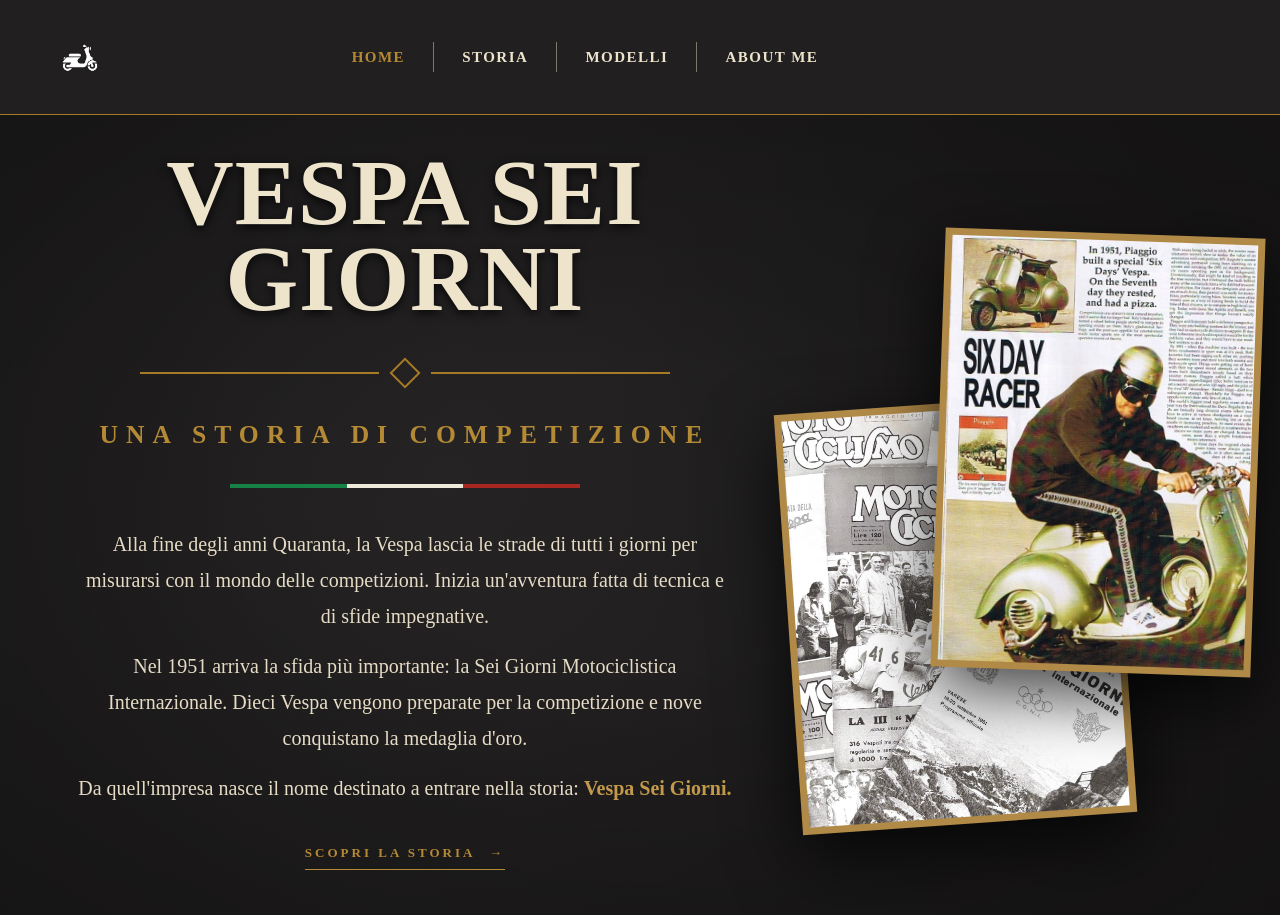
<file: index.html>
<!DOCTYPE html>
<html lang="it">

<head>

    <meta charset="UTF-8">

    <meta name="viewport"
          content="width=device-width, initial-scale=1.0">

    <title>Vespa Sei Giorni</title>

    <link rel="stylesheet" href="css/style.css">

</head>


<body>


    <!-- ==========================================
         HEADER
    =========================================== -->

    <header class="header">

        <!-- VESPETTA / PULSANTE HOME -->

        <a href="index.html" class="logo-home">

            <img
                src="img/bottone.png"
                alt="Torna alla Home">

        </a>


        <!-- MENU -->

        <nav class="menu">

            <a href="index.html" class="attivo">
                HOME
            </a>

            <span class="separatore"></span>

            <a href="storia.html">
                STORIA
            </a>

            <span class="separatore"></span>

            <a href="modelli.html">
                MODELLI
            </a>

            <span class="separatore"></span>

            <a href="about.html">
                ABOUT ME
            </a>

        </nav>

    </header>



    <!-- ==========================================
         HOME
    =========================================== -->

    <main class="home">


        <!-- SFONDO DECORATIVO -->

        <div class="home-overlay"></div>



        <!-- ======================================
             CONTENUTO SINISTRA
        ======================================= -->

        <section class="home-contenuto">


            <!-- TITOLO -->

            <div class="hero-contenuto">

                <h1>
                    VESPA SEI GIORNI
                </h1>


                <!-- LINEA CON ROMBO -->

                <div class="linea-titolo">

                    <span></span>

                    <div class="rombo"></div>

                    <span></span>

                </div>


                <!-- SOTTOTITOLO -->

                <h2>
                    UNA STORIA DI COMPETIZIONE
                </h2>


                <!-- TRICOLORE -->

                <div class="tricolore">

                    <span class="verde"></span>

                    <span class="bianco"></span>

                    <span class="rosso"></span>

                </div>


                <!-- TESTO -->

                <div class="testo-home">

                    <p>
                        Alla fine degli anni Quaranta, la Vespa lascia le
                        strade di tutti i giorni per misurarsi con il
                        mondo delle competizioni. Inizia un'avventura fatta
                        di tecnica e di sfide impegnative.
                    </p>

                    <p>
                        Nel 1951 arriva la sfida più importante:
                        la Sei Giorni Motociclistica Internazionale.
                        Dieci Vespa vengono preparate per la competizione
                        e nove conquistano la medaglia d'oro.
                    </p>

                    <p>
                        Da quell'impresa nasce il nome destinato
                        a entrare nella storia:
                        <strong>Vespa Sei Giorni.</strong>
                    </p>

                </div>


                <!-- PULSANTE STORIA -->

                <a href="storia.html"
                   class="scopri-storia">

                    SCOPRI LA STORIA

                    <span>→</span>

                </a>

            </div>

        </section>



        <!-- ======================================
             MANIFESTI
        ======================================= -->

        <div class="manifesto-home">

            <div class="manifesti-composizione">


                <!-- MANIFESTO SIX DAY RACER -->

                <div class="cornice-manifesto manifesto-principale">

                    <img
                        src="img/manifesto.jpeg"
                        alt="Manifesto storico Six Day Racer">

                </div>


                <!-- MANIFESTO STORICO SEI GIORNI -->

                <div class="cornice-manifesto manifesto-secondario">

                    <img
                        src="img/slogan.jpeg"
                        alt="Documenti storici della Vespa Sei Giorni">

                </div>


            </div>

        </div>


    </main>



    <!-- ==========================================
         JAVASCRIPT
    =========================================== -->

    <script src="javascript/home.js"></script>


</body>

</html>
</file>
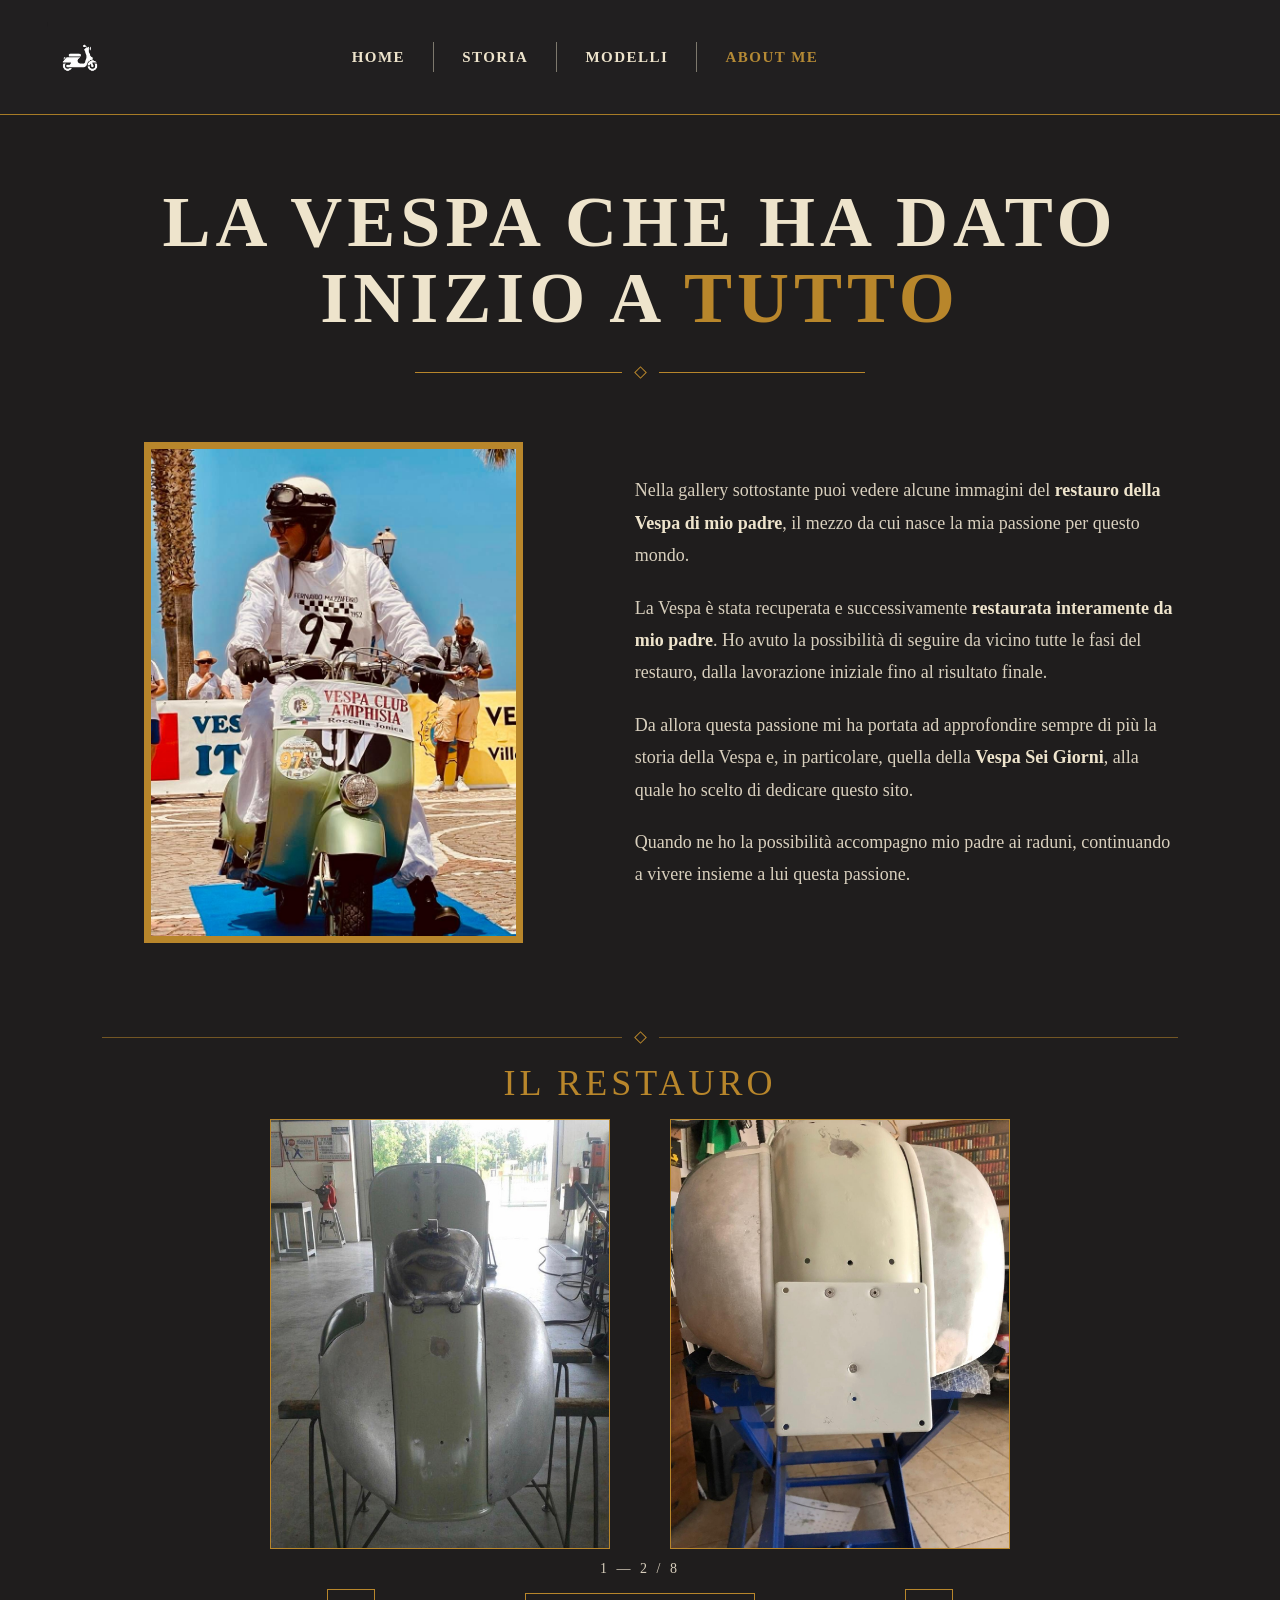
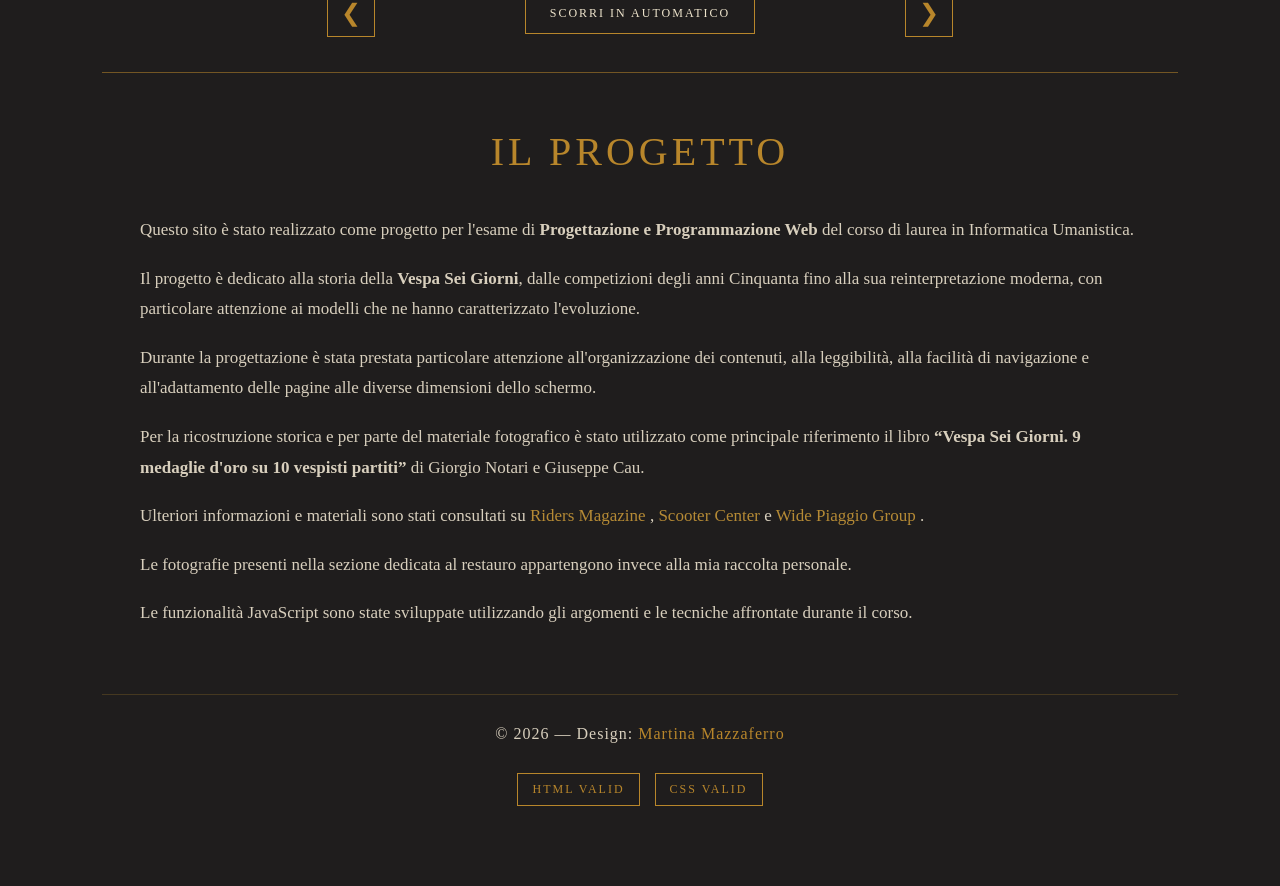
<file: about.html>
<!DOCTYPE html>
<html lang="it">

<head>

    <meta charset="UTF-8">

    <meta name="viewport"
          content="width=device-width, initial-scale=1.0">

    <title>About Me | Vespa Sei Giorni</title>

    <link rel="stylesheet" href="css/style.css">

</head>


<body>


    <!-- =====================================================
         HEADER
    ====================================================== -->

    <header class="header">

        <a href="index.html" class="logo-home">

            <img src="img/bottone.png"
                 alt="Torna alla Home">

        </a>


        <nav class="menu">

            <a href="index.html">
                HOME
            </a>

            <span class="separatore"></span>

            <a href="storia.html">
                STORIA
            </a>

            <span class="separatore"></span>

            <a href="modelli.html">
                MODELLI
            </a>

            <span class="separatore"></span>

            <a href="about.html" class="attivo">
                ABOUT ME
            </a>

        </nav>

    </header>



    <!-- =====================================================
         PAGINA ABOUT ME
    ====================================================== -->

    <main class="pagina-about">


        <!-- =================================================
             TITOLO
        ================================================== -->

        <section class="about-apertura">

            <h1>
                LA VESPA CHE HA DATO<br>
                INIZIO A <strong>TUTTO</strong>
            </h1>


            <div class="linea-about">

                <span></span>

                <div class="rombo-about"></div>

                <span></span>

            </div>

        </section>



        <!-- =================================================
             STORIA PERSONALE
        ================================================== -->

        <div class="about-storia">


            <div class="about-foto">

                <img src="img/vespaclub.jpeg"
                     alt="Mio padre con la Vespa durante un raduno">

            </div>



            <div class="about-testo">

                <p>
                    Nella gallery sottostante puoi vedere alcune
                    immagini del <strong>restauro della Vespa di mio padre</strong>,
                    il mezzo da cui nasce la mia passione per questo mondo.
                </p>


                <p>
                    La Vespa è stata recuperata e successivamente
                    <strong>restaurata interamente da mio padre</strong>.
                    Ho avuto la possibilità di seguire da vicino tutte
                    le fasi del restauro, dalla lavorazione iniziale
                    fino al risultato finale.
                </p>


                <p>
                    Da allora questa passione mi ha portata ad approfondire
                    sempre di più la storia della Vespa e, in particolare,
                    quella della <strong>Vespa Sei Giorni</strong>, alla quale
                    ho scelto di dedicare questo sito.
                </p>


                <p>
                    Quando ne ho la possibilità accompagno mio padre
                    ai raduni, continuando a vivere insieme a lui
                    questa passione.
                </p>

            </div>


        </div>



        <!-- =================================================
             BLOCCO RESTAURO
        ================================================== -->

        <section class="blocco-restauro">


            <!-- LINEA SUPERIORE -->

            <div class="linea-restauro">

                <span></span>

                <div class="rombo-about"></div>

                <span></span>

            </div>



            <!-- TITOLO -->

            <div class="about-restauro">

                <h2>
                    IL RESTAURO
                </h2>

            </div>



            <!-- =================================================
                 GALLERY
            ================================================== -->

            <div class="gallery-restauro">


                <!-- AREA FISSA DELLE FOTOGRAFIE -->

                <div class="carosello-restauro">


                    <div class="coppia-restauro">


                        <div class="foto-gallery">

                            <img id="foto-restauro-sinistra"
                                 src="img/restauro01.jpeg"
                                 alt="Prima fase del restauro della Vespa">

                        </div>


                        <div class="foto-gallery">

                            <img id="foto-restauro-destra"
                                 src="img/restauro02.jpeg"
                                 alt="Seconda fase del restauro della Vespa">

                        </div>


                    </div>


                </div>



                <!-- =================================================
                     CONTROLLI
                ================================================== -->

                <div class="controlli-gallery">


                    <span id="numero-foto">
                        1 — 2 / 8
                    </span>



                    <div class="comandi-gallery">


                        <!-- FRECCIA SINISTRA -->

                        <button class="freccia-gallery"
                                id="foto-precedente"
                                type="button">

                            &#10094;

                        </button>



                        <!-- AUTOMATICO -->

                        <button id="automatico-gallery"
                                type="button">

                            SCORRI IN AUTOMATICO

                        </button>



                        <!-- FRECCIA DESTRA -->

                        <button class="freccia-gallery"
                                id="foto-successiva"
                                type="button">

                            &#10095;

                        </button>


                    </div>


                </div>


            </div>


        </section>



        <!-- =================================================
             IL PROGETTO
        ================================================== -->

        <section class="about-progetto">


            <div class="linea-progetto"></div>


            <h2>
                IL PROGETTO
            </h2>


            <div class="testo-progetto">

                <p>
                    Questo sito è stato realizzato come progetto per l'esame di
                    <strong>Progettazione e Programmazione Web</strong> del corso
                    di laurea in Informatica Umanistica.
                </p>


                <p>
                    Il progetto è dedicato alla storia della
                    <strong>Vespa Sei Giorni</strong>, dalle competizioni degli
                    anni Cinquanta fino alla sua reinterpretazione moderna, con
                    particolare attenzione ai modelli che ne hanno caratterizzato
                    l'evoluzione.
                </p>


                <p>
                    Durante la progettazione è stata prestata particolare attenzione
                    all'organizzazione dei contenuti, alla leggibilità, alla facilità
                    di navigazione e all'adattamento delle pagine alle diverse
                    dimensioni dello schermo.
                </p>


                <p>
                    Per la ricostruzione storica e per parte del materiale fotografico
                    è stato utilizzato come principale riferimento il libro
                    <strong>“Vespa Sei Giorni. 9 medaglie d'oro su 10 vespisti partiti”</strong>
                    di Giorgio Notari e Giuseppe Cau.
                </p>


                <p>
                    Ulteriori informazioni e materiali sono stati consultati su
                    <a href="https://www.ridersmagazine.it/news/vespa-sei-giorni-il-ritorno-di-un-mito/"
                       target="_blank">
                        Riders Magazine
                    </a>,
                    <a href="https://www.scooter-center.com/it/nostra-scooter-center-vespa-sei-giorni/20180608/b-1723.html"
                       target="_blank">
                        Scooter Center
                    </a>
                    e
                    <a href="https://wide.piaggiogroup.com/articles/products/vespa-sei-giorni-alle-origini-del-mito/index.html"
                       target="_blank">
                        Wide Piaggio Group
                    </a>.
                </p>


                <p>
                    Le fotografie presenti nella sezione dedicata al restauro
                    appartengono invece alla mia raccolta personale.
                </p>


                <p>
                    Le funzionalità JavaScript sono state sviluppate utilizzando
                    gli argomenti e le tecniche affrontate durante il corso.
                </p>

            </div>


            <div class="firma-about">
                © 2026 — Design:
                <strong>Martina Mazzaferro</strong>
            </div>



            <!-- VALIDAZIONE -->

            <div class="validazione">

                <a href="https://validator.w3.org/nu/"
                   target="_blank">
                    HTML VALID
                </a>

                <a href="https://jigsaw.w3.org/css-validator/"
                   target="_blank">
                    CSS VALID
                </a>

            </div>


        </section>


    </main>



    <!-- =====================================================
         JAVASCRIPT
    ====================================================== -->

    <script src="javascript/about.js"></script>


</body>

</html>
</file>
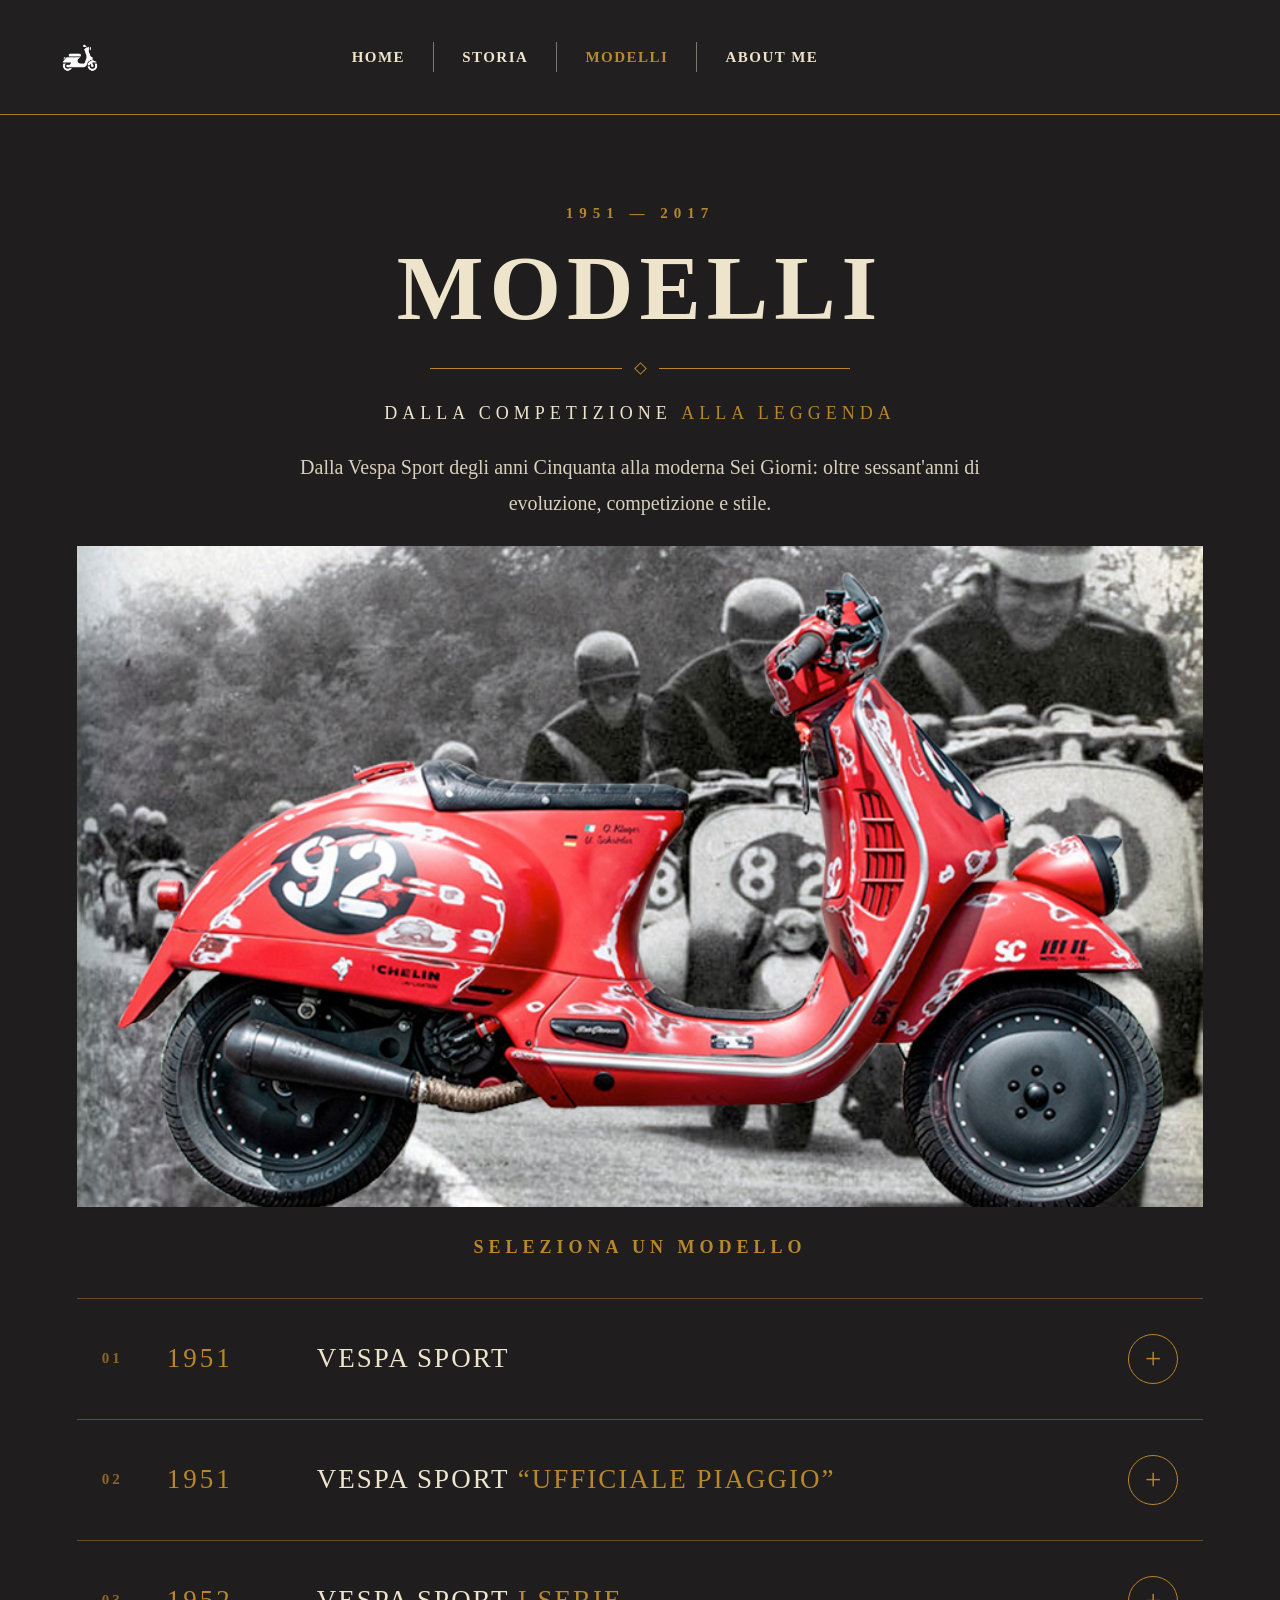
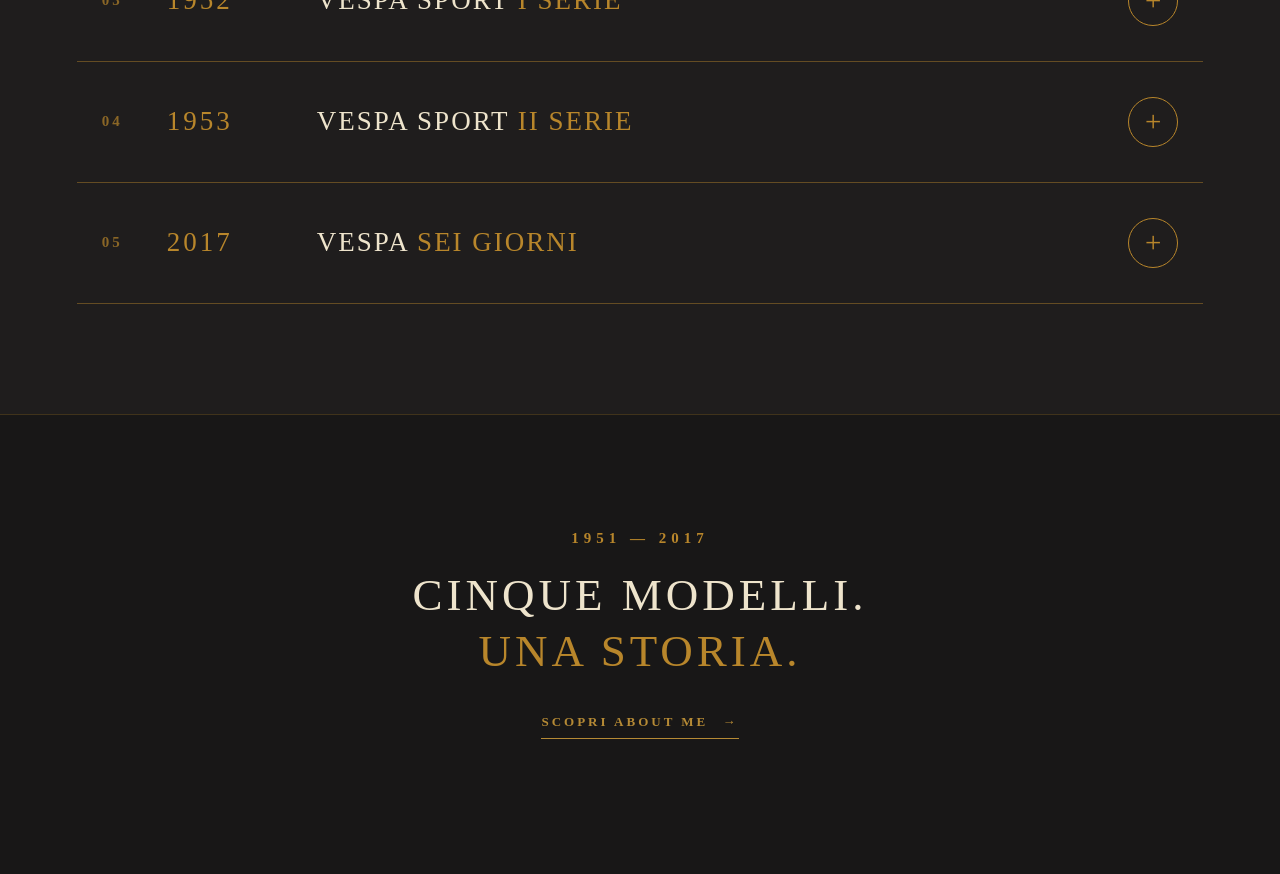
<file: modelli.html>
<!DOCTYPE html>
<html lang="it">

<head>

    <meta charset="UTF-8">

    <meta name="viewport"
          content="width=device-width, initial-scale=1.0">

    <title>Modelli | Vespa Sei Giorni</title>

    <link rel="stylesheet" href="css/style.css">

</head>


<body>


    <!-- =====================================================
         HEADER
    ====================================================== -->

    <header class="header">

        <a href="index.html" class="logo-home">

            <img src="img/bottone.png"
                 alt="Torna alla Home">

        </a>


        <nav class="menu">

            <a href="index.html">
                HOME
            </a>

            <span class="separatore"></span>

            <a href="storia.html">
                STORIA
            </a>

            <span class="separatore"></span>

            <a href="modelli.html" class="attivo">
                MODELLI
            </a>

            <span class="separatore"></span>

            <a href="about.html">
                ABOUT ME
            </a>

        </nav>

    </header>



    <!-- =====================================================
         PAGINA MODELLI
    ====================================================== -->

    <main class="pagina-modelli">


        <!-- =================================================
             APERTURA
        ================================================== -->

        <section class="modelli-apertura">

            <div class="modelli-titolo">

                <span class="modelli-periodo">
                    1951 — 2017
                </span>

                <h1>
                    MODELLI
                </h1>

                <div class="linea-modelli-titolo">

                    <span></span>

                    <div class="rombo-modelli"></div>

                    <span></span>

                </div>

                <h2>

                    DALLA COMPETIZIONE

                    <strong>
                        ALLA LEGGENDA
                    </strong>

                </h2>

                <p>
                    Dalla Vespa Sport degli anni Cinquanta
                    alla moderna Sei Giorni: oltre sessant'anni
                    di evoluzione, competizione e stile.
                </p>

            </div>


            <!-- IMMAGINE INTRODUTTIVA -->

            <div class="hero-modelli">

                <img src="img/sfondomodelli.jpeg"
                     alt="Vespa da competizione">

            </div>


            <span class="modelli-invito">
                SELEZIONA UN MODELLO
            </span>

        </section>



        <!-- =================================================
             ELENCO MODELLI
        ================================================== -->

        <div class="elenco-modelli">


            <!-- =================================================
                 01 - VESPA SPORT 1951
            ================================================== -->

            <article class="modello">

                <div class="modello-intestazione">

                    <span class="numero-modello">
                        01
                    </span>

                    <span class="anno-modello">
                        1951
                    </span>

                    <h2>
                        VESPA SPORT
                    </h2>

                    <button class="pulsante-modello"
                            type="button">
                        +
                    </button>

                </div>


                <div class="contenuto-modello">

                    <div class="scheda-modello">

                        <div class="foto-modello">

                            <img src="img/vespa51.png"
                                 alt="Vespa Sport 1951">

                        </div>


                        <div class="testo-modello">

                            <h3>
                                NATA PER CORRERE
                            </h3>

                            <div class="linea-modello"></div>

                            <p>
                                La Vespa Sport del 1951 mantiene
                                l'impostazione generale della Vespa di serie,
                                ma presenta numerose soluzioni pensate per
                                l'impiego sportivo. Il manubrio e i comandi
                                sono adattati alle esigenze della competizione.
                            </p>

                            <p>
                                Particolare attenzione è dedicata
                                all'autonomia e alla possibilità di intervenire
                                durante la gara. La disposizione della ruota
                                di scorta e del serbatoio risponde alle
                                necessità dei percorsi più impegnativi.
                            </p>

                            <p>
                                Anche sospensioni, freni, carburatore,
                                motore e trasmissione presentano soluzioni
                                legate all'utilizzo sportivo. Il risultato
                                è una Vespa ancora riconoscibile nelle forme,
                                ma preparata per un impiego molto più severo.
                            </p>

                        </div>

                    </div>

                </div>

            </article>



            <!-- =================================================
                 02 - UFFICIALE PIAGGIO 1951
            ================================================== -->

            <article class="modello">

                <div class="modello-intestazione">

                    <span class="numero-modello">
                        02
                    </span>

                    <span class="anno-modello">
                        1951
                    </span>

                    <h2>

                        VESPA SPORT

                        <strong>
                            “UFFICIALE PIAGGIO”
                        </strong>

                    </h2>

                    <button class="pulsante-modello"
                            type="button">
                        +
                    </button>

                </div>


                <div class="contenuto-modello">

                    <div class="scheda-modello">

                        <div class="foto-modello">

                            <img src="img/ufficiale51.png"
                                 alt="Vespa Sport Ufficiale Piaggio 1951">

                        </div>


                        <div class="testo-modello">

                            <h3>
                                LA VESPA DELLA COMPETIZIONE
                            </h3>

                            <div class="linea-modello"></div>

                            <p>
                                La Vespa Sport “Ufficiale Piaggio”
                                del 1951 presenta una preparazione
                                specificamente rivolta alle competizioni
                                di regolarità, pur conservando la forma
                                caratteristica della Vespa.
                            </p>

                            <p>
                                Numerosi particolari vengono adattati
                                alle esigenze di gara, a partire dal manubrio
                                e dalla disposizione dei comandi. Ruota di
                                scorta, serbatoio e impianto di alimentazione
                                sono organizzati con particolare attenzione
                                alla funzionalità.
                            </p>

                            <p>
                                Anche sospensioni, freni e componenti
                                meccaniche sono configurati per affrontare
                                le maggiori sollecitazioni dell'impiego
                                sportivo. Ne deriva un esemplare essenziale,
                                nel quale ogni modifica risponde alle
                                necessità della competizione.
                            </p>

                        </div>

                    </div>

                </div>

            </article>



            <!-- =================================================
                 03 - I SERIE 1952
            ================================================== -->

            <article class="modello">

                <div class="modello-intestazione">

                    <span class="numero-modello">
                        03
                    </span>

                    <span class="anno-modello">
                        1952
                    </span>

                    <h2>

                        VESPA SPORT

                        <strong>
                            I SERIE
                        </strong>

                    </h2>

                    <button class="pulsante-modello"
                            type="button">
                        +
                    </button>

                </div>


                <div class="contenuto-modello">

                    <div class="scheda-modello">

                        <div class="foto-modello">

                            <img src="img/primaserie.png"
                                 alt="Vespa Sport I serie 1952">

                        </div>


                        <div class="testo-modello">

                            <h3>
                                DALLA GARA ALLA PRODUZIONE
                            </h3>

                            <div class="linea-modello"></div>

                            <p>
                                La Vespa Sport I Serie del 1952
                                mantiene una configurazione immediatamente
                                riconoscibile, ma presenta soluzioni
                                specifiche nei principali componenti
                                destinati all'impiego sportivo.
                            </p>

                            <p>
                                Particolare attenzione è riservata anche
                                a freni, sospensioni, carburatore, motore
                                e cambio, elementi fondamentali per garantire
                                affidabilità e funzionalità durante
                                le competizioni.
                            </p>

                            <p>
                                L'aspetto rimane vicino a quello della Vespa
                                tradizionale, ma dietro forme familiari si
                                trova una configurazione concepita per un
                                utilizzo molto più impegnativo rispetto
                                alla normale circolazione stradale.
                            </p>

                        </div>

                    </div>

                </div>

            </article>



            <!-- =================================================
                 04 - II SERIE 1953
            ================================================== -->

            <article class="modello">

                <div class="modello-intestazione">

                    <span class="numero-modello">
                        04
                    </span>

                    <span class="anno-modello">
                        1953
                    </span>

                    <h2>

                        VESPA SPORT

                        <strong>
                            II SERIE
                        </strong>

                    </h2>

                    <button class="pulsante-modello"
                            type="button">
                        +
                    </button>

                </div>


                <div class="contenuto-modello">

                    <div class="scheda-modello">

                        <div class="foto-modello">

                            <img src="img/vespaseconda.png"
                                 alt="Vespa Sport II serie 1953">

                        </div>


                        <div class="testo-modello">

                            <h3>
                                L'EVOLUZIONE DELLA SPORT
                            </h3>

                            <div class="linea-modello"></div>

                            <p>
                                La Vespa Sport II Serie del 1953
                                si distingue immediatamente per la
                                colorazione chiara e per una configurazione
                                nella quale le esigenze dell'impiego sportivo
                                convivono con le forme tipiche della Vespa.
                            </p>

                            <p>
                                La preparazione interessa numerosi
                                particolari del mezzo. Manubrio e comandi
                                sono organizzati in funzione della guida,
                                mentre ruota di scorta e serbatoio adottano
                                soluzioni orientate alla praticità.
                            </p>

                            <p>
                                Sospensioni, freni, carburatore e
                                gruppo motore completano una configurazione
                                essenziale e funzionale, nella quale le
                                modifiche tecniche rimangono integrate in
                                una linea ancora chiaramente riconoscibile.
                            </p>

                        </div>

                    </div>

                </div>

            </article>



            <!-- =================================================
                 05 - VESPA SEI GIORNI 2017
            ================================================== -->

            <article class="modello">

                <div class="modello-intestazione">

                    <span class="numero-modello">
                        05
                    </span>

                    <span class="anno-modello">
                        2017
                    </span>

                    <h2>

                        VESPA

                        <strong>
                            SEI GIORNI
                        </strong>

                    </h2>

                    <button class="pulsante-modello"
                            type="button">
                        +
                    </button>

                </div>


                <div class="contenuto-modello">

                    <div class="scheda-modello">

                        <div class="foto-modello">

                            <img src="img/vespamoderna.png"
                                 alt="Vespa Sei Giorni 2017">

                        </div>


                        <div class="testo-modello">

                            <h3>
                                IL RITORNO DELLA SEI GIORNI
                            </h3>

                            <div class="linea-modello"></div>

                            <p>
                                Nel 2017 il nome Sei Giorni torna
                                sulla carrozzeria di una Vespa,
                                oltre sessant'anni dopo le imprese
                                sportive che lo avevano reso celebre.
                            </p>

                            <p>
                                La nuova Vespa Sei Giorni nasce come
                                serie speciale della moderna famiglia
                                GTS e recupera numerosi richiami
                                estetici alla tradizione sportiva
                                degli anni Cinquanta.
                            </p>

                            <p>
                                Il caratteristico faro basso,
                                la grafica sportiva e il numero
                                applicato sullo scudo sembrano rievocare
                                direttamente i mezzi da competizione,
                                mantenendo però uno stile in chiave
                                contemporanea.
                            </p>

                        </div>

                    </div>

                </div>

            </article>


        </div>



        <!-- =================================================
             CHIUSURA
        ================================================== -->

        <section class="modelli-finale">

            <span>
                1951 — 2017
            </span>

            <h2>

                CINQUE MODELLI.<br>

                <strong>
                    UNA STORIA.
                </strong>

            </h2>

            <a href="about.html" class="scopri-about">
                SCOPRI ABOUT ME <span>→</span>
            </a>

        </section>


    </main>



    <!-- =====================================================
         JAVASCRIPT
    ====================================================== -->

    <script src="javascript/modelli.js"></script>


</body>

</html>
</file>
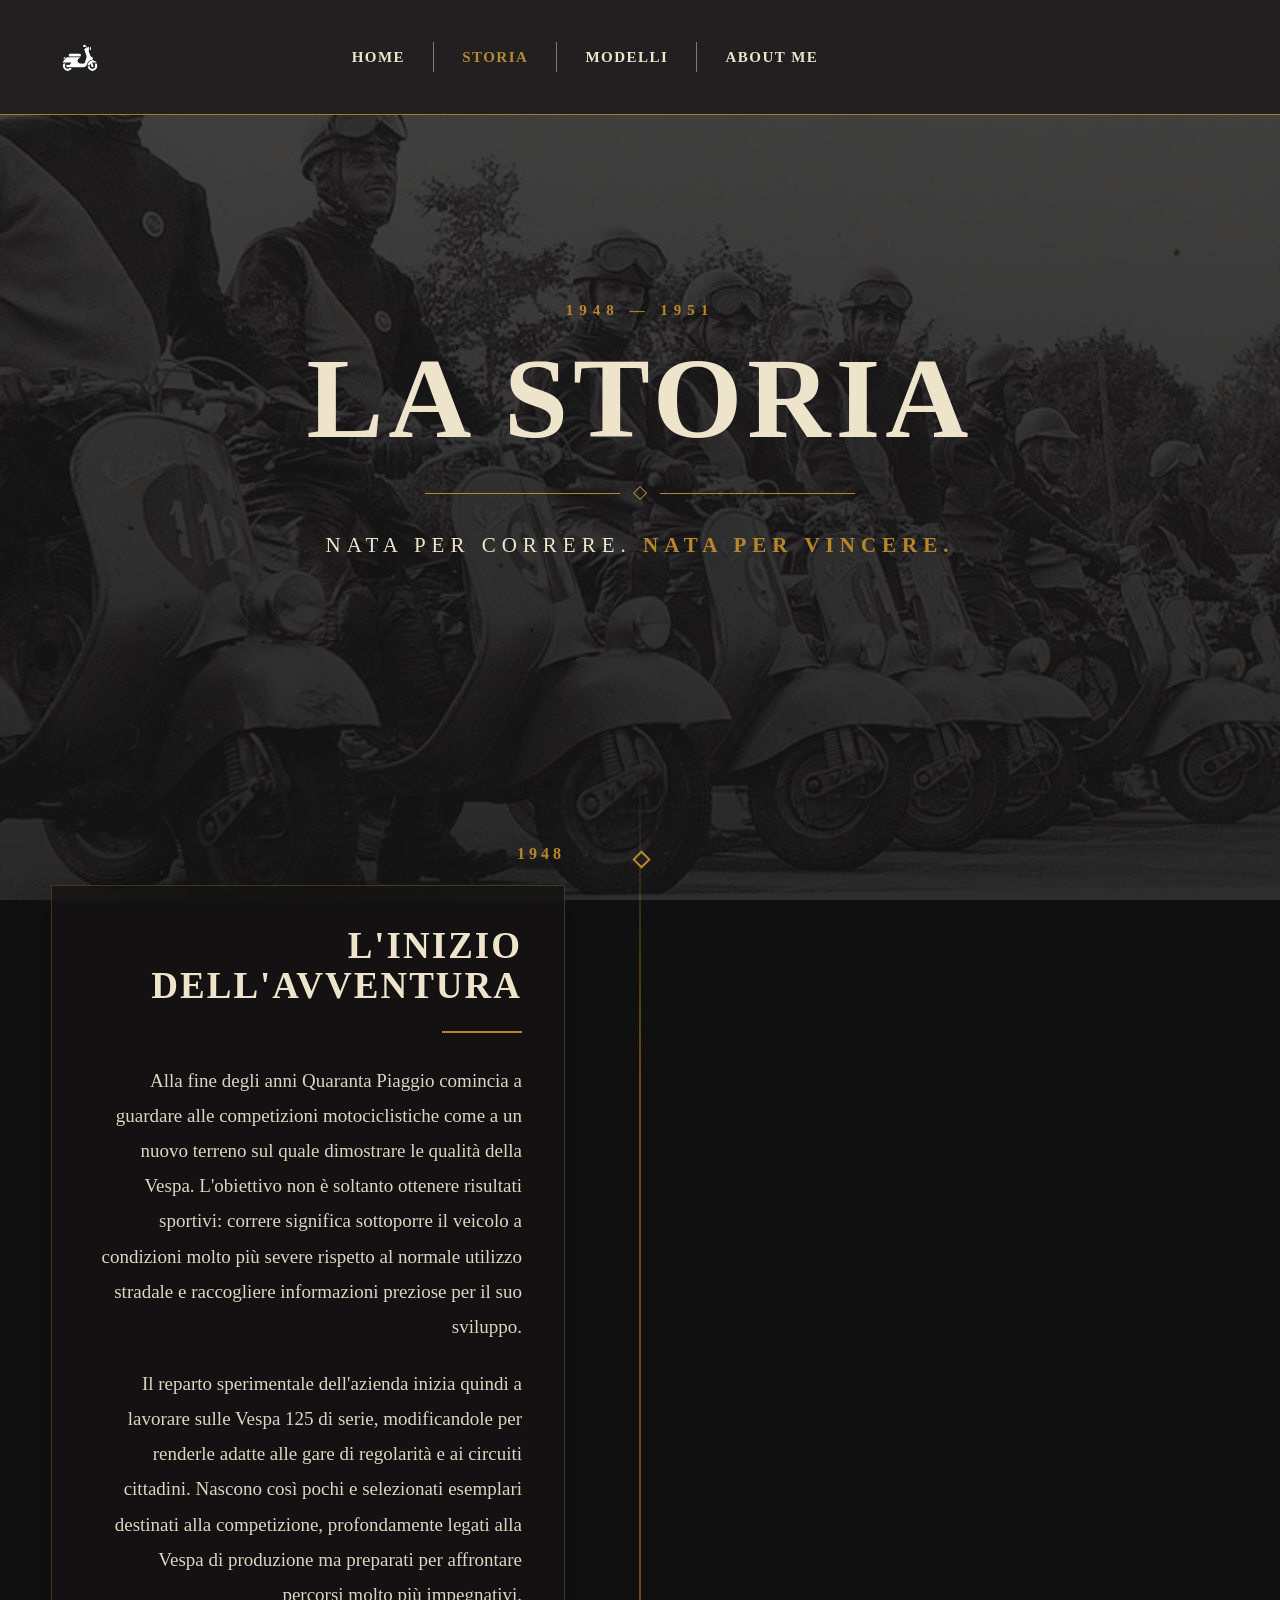
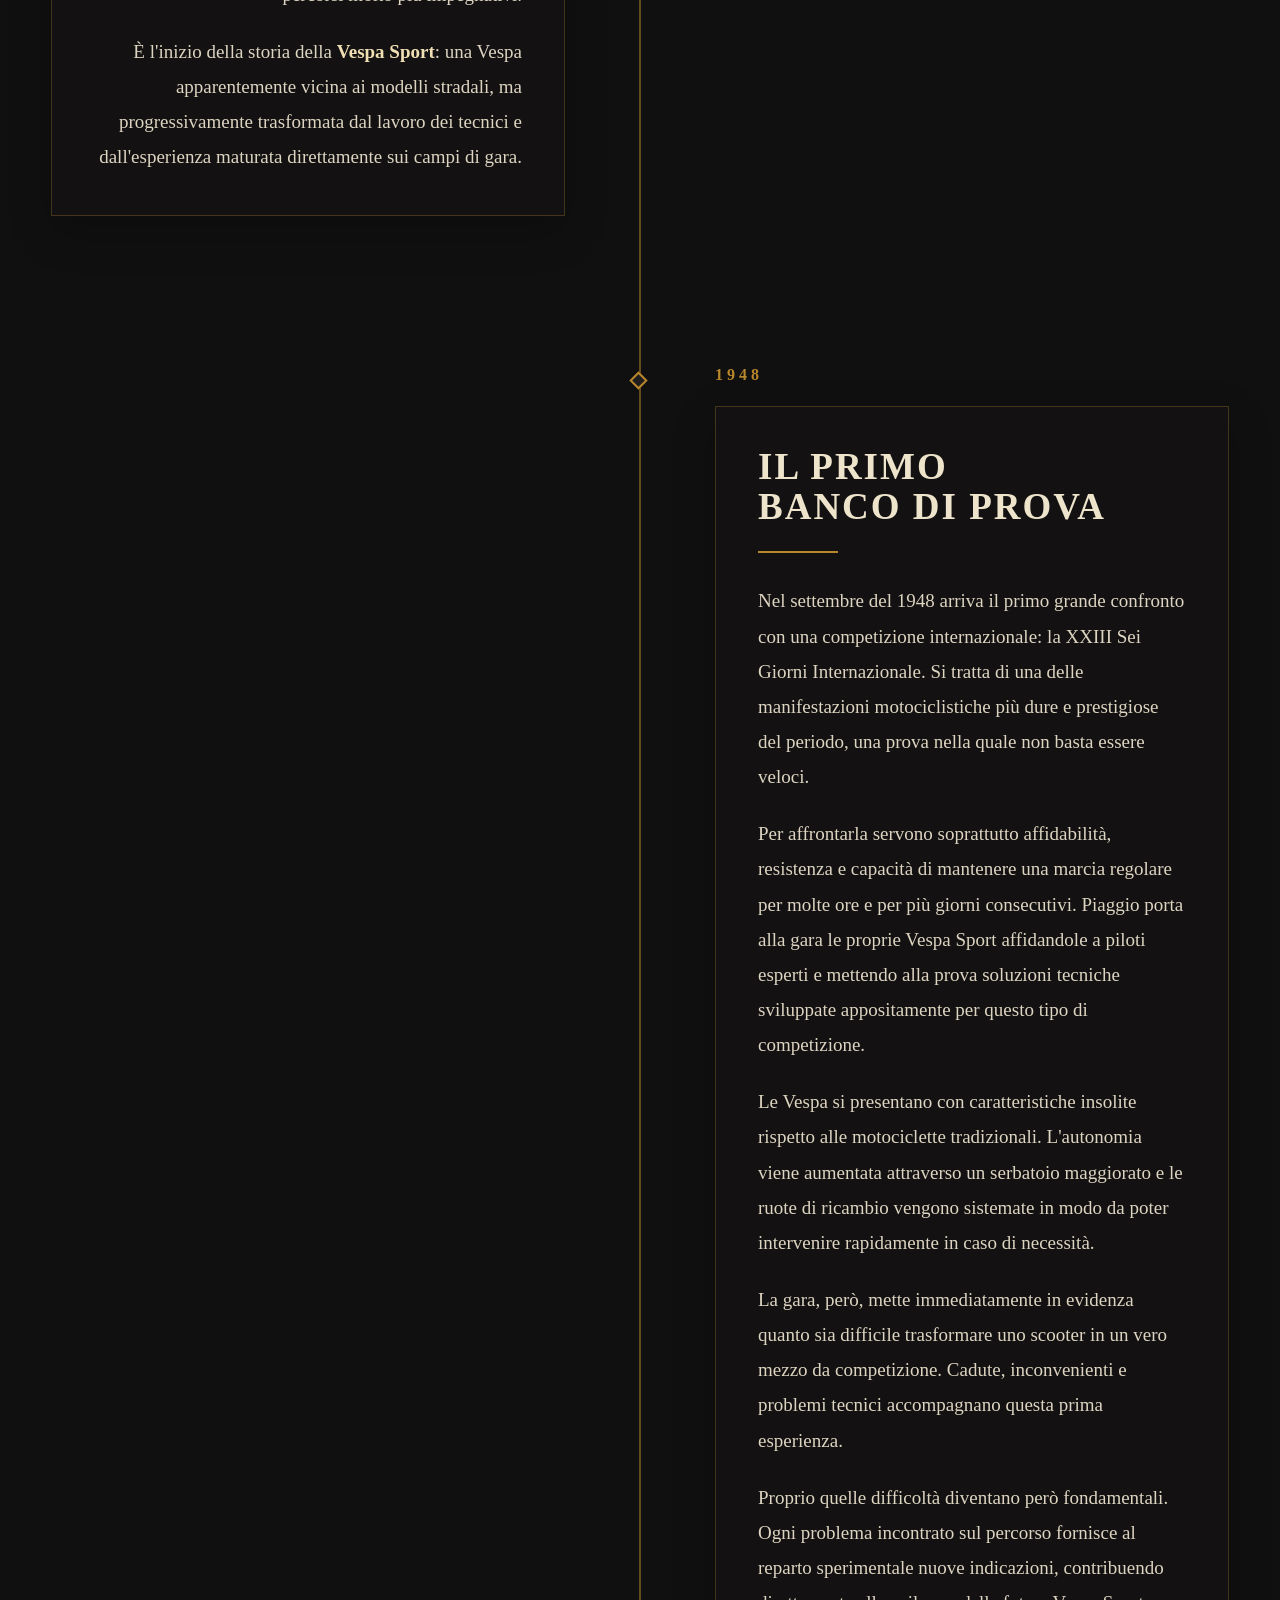
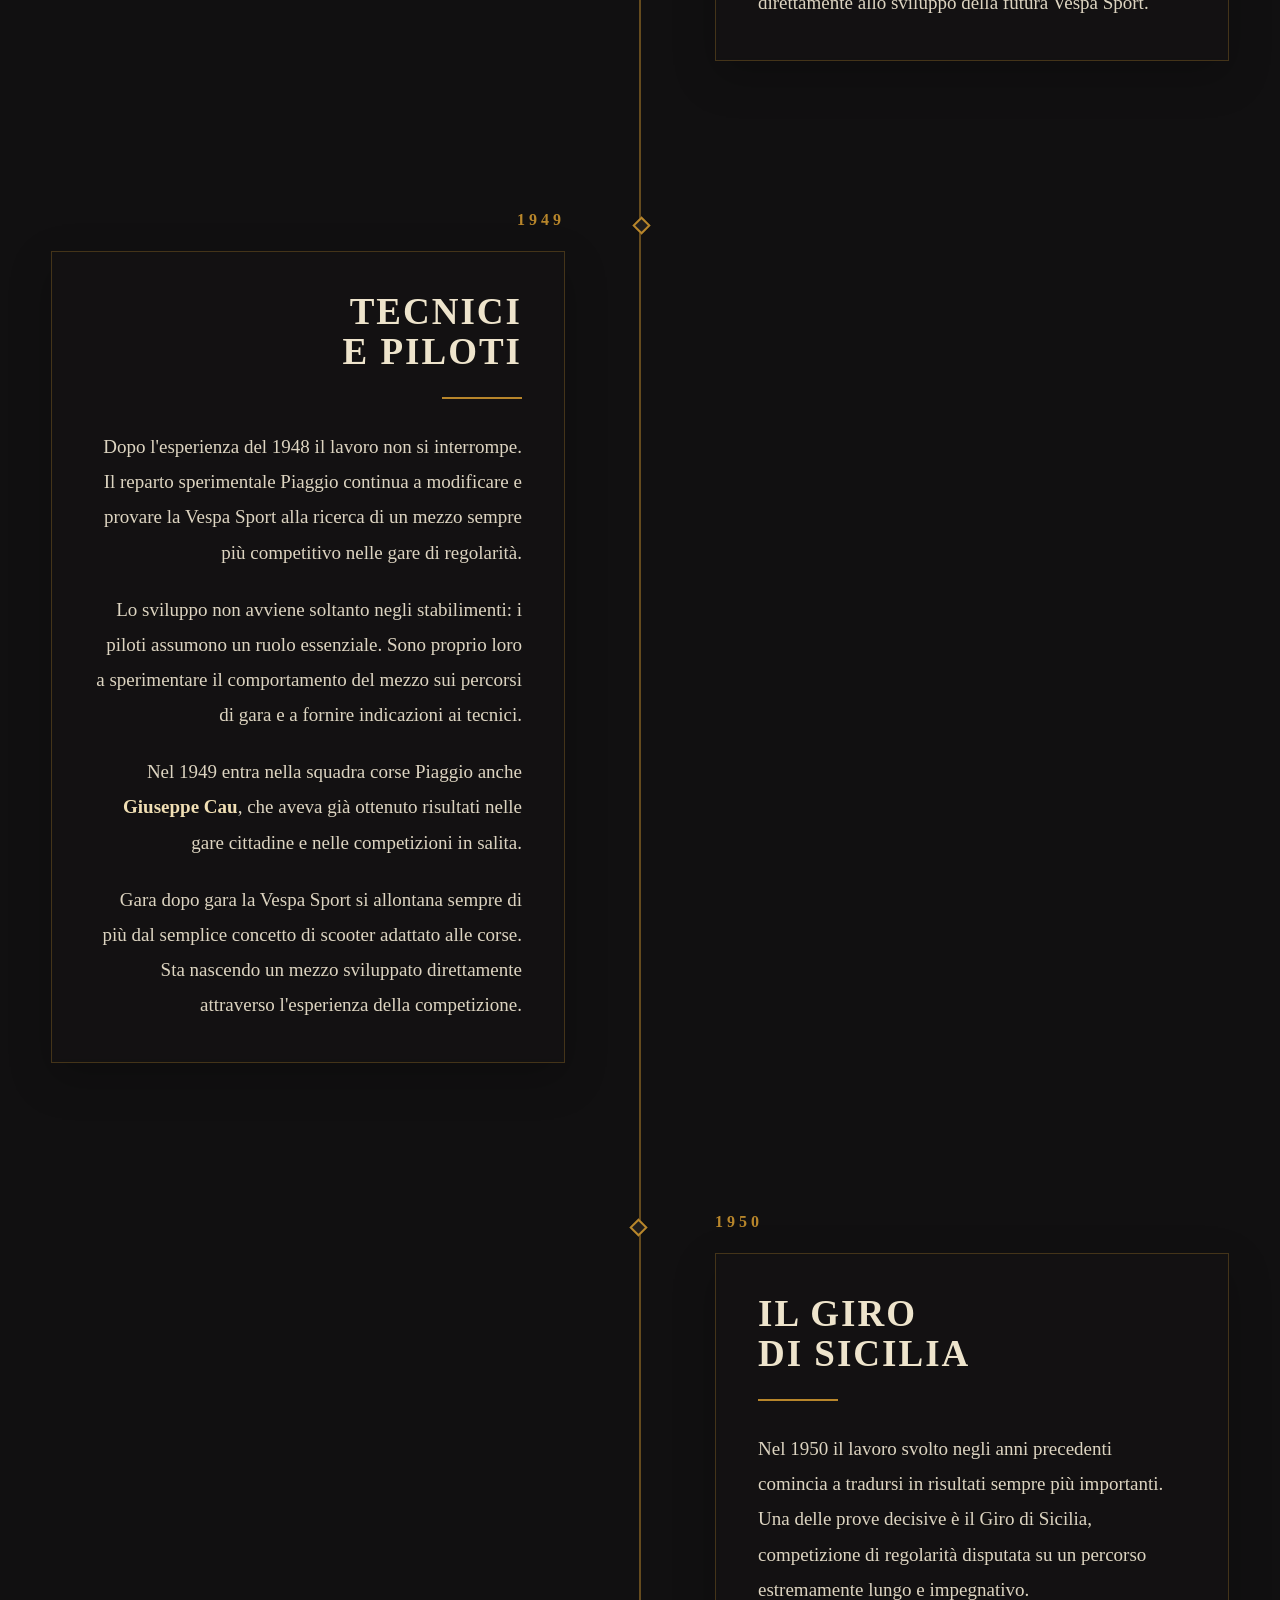
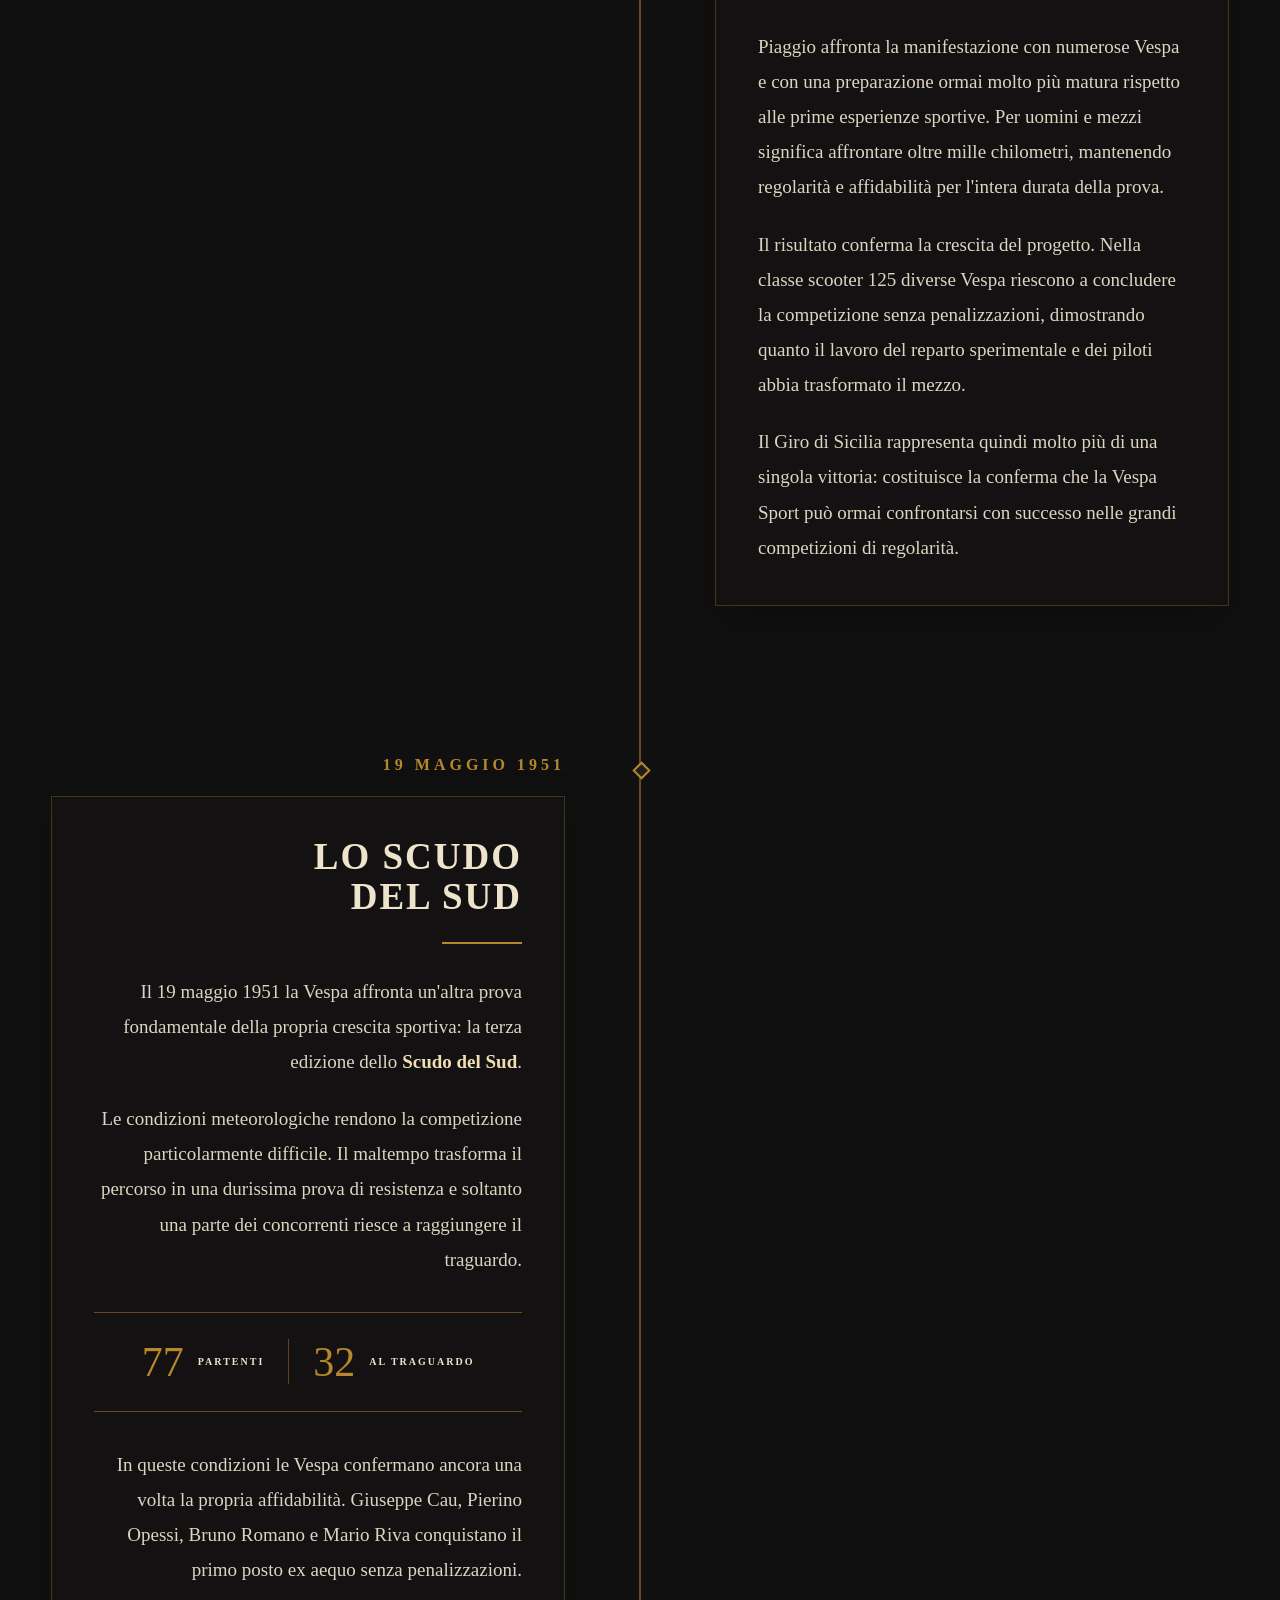
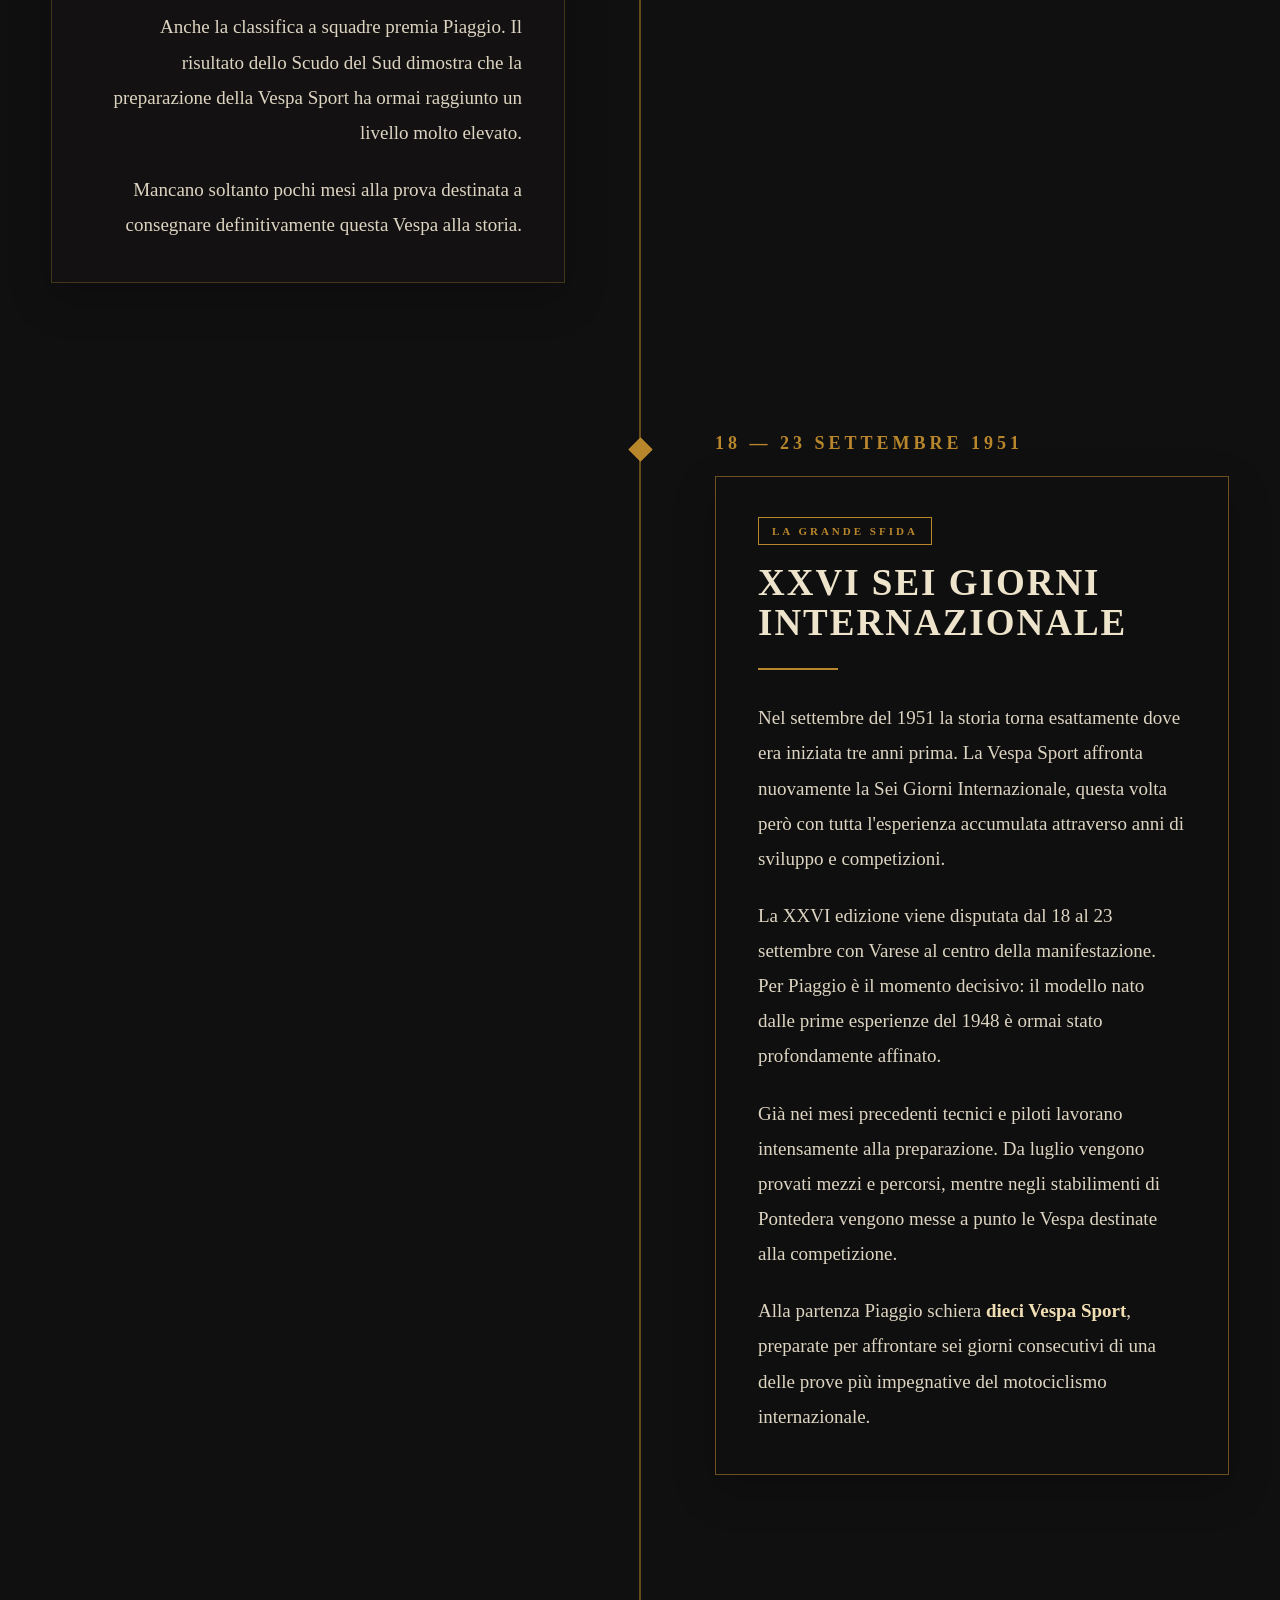
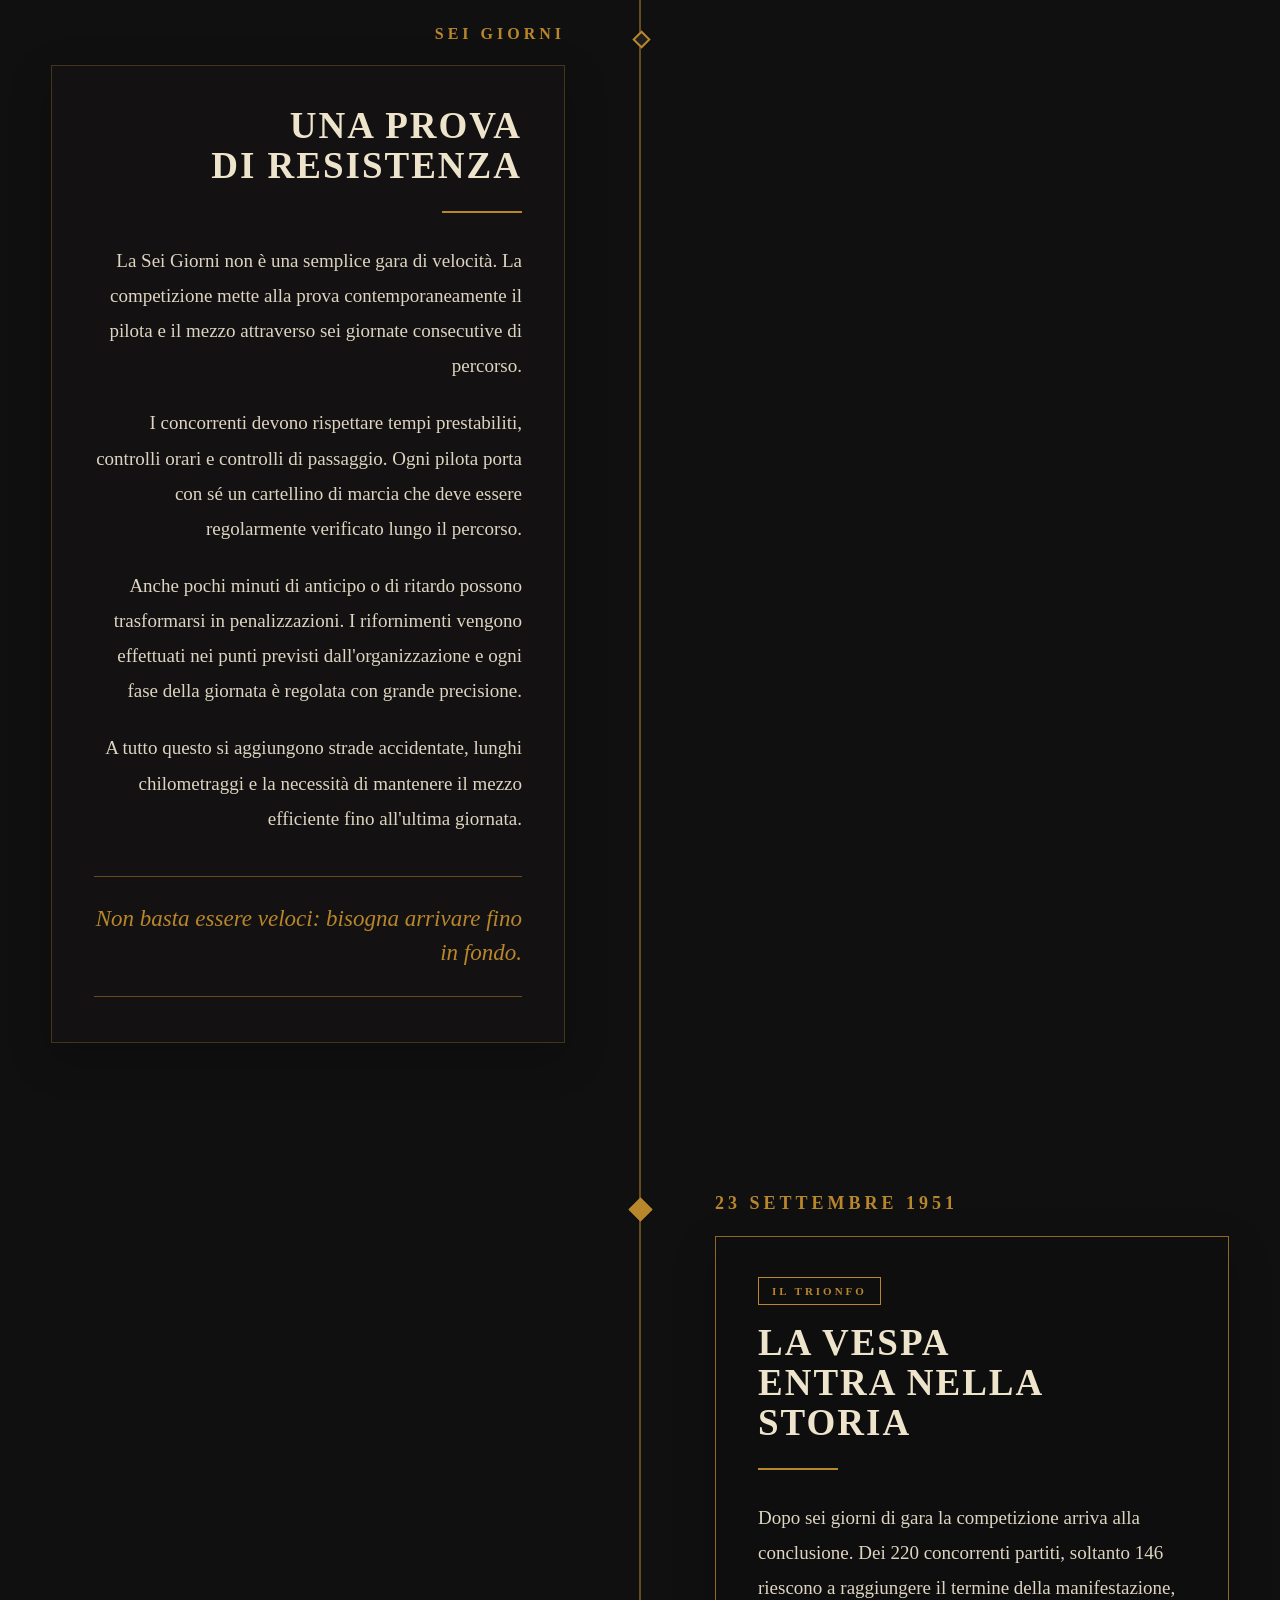
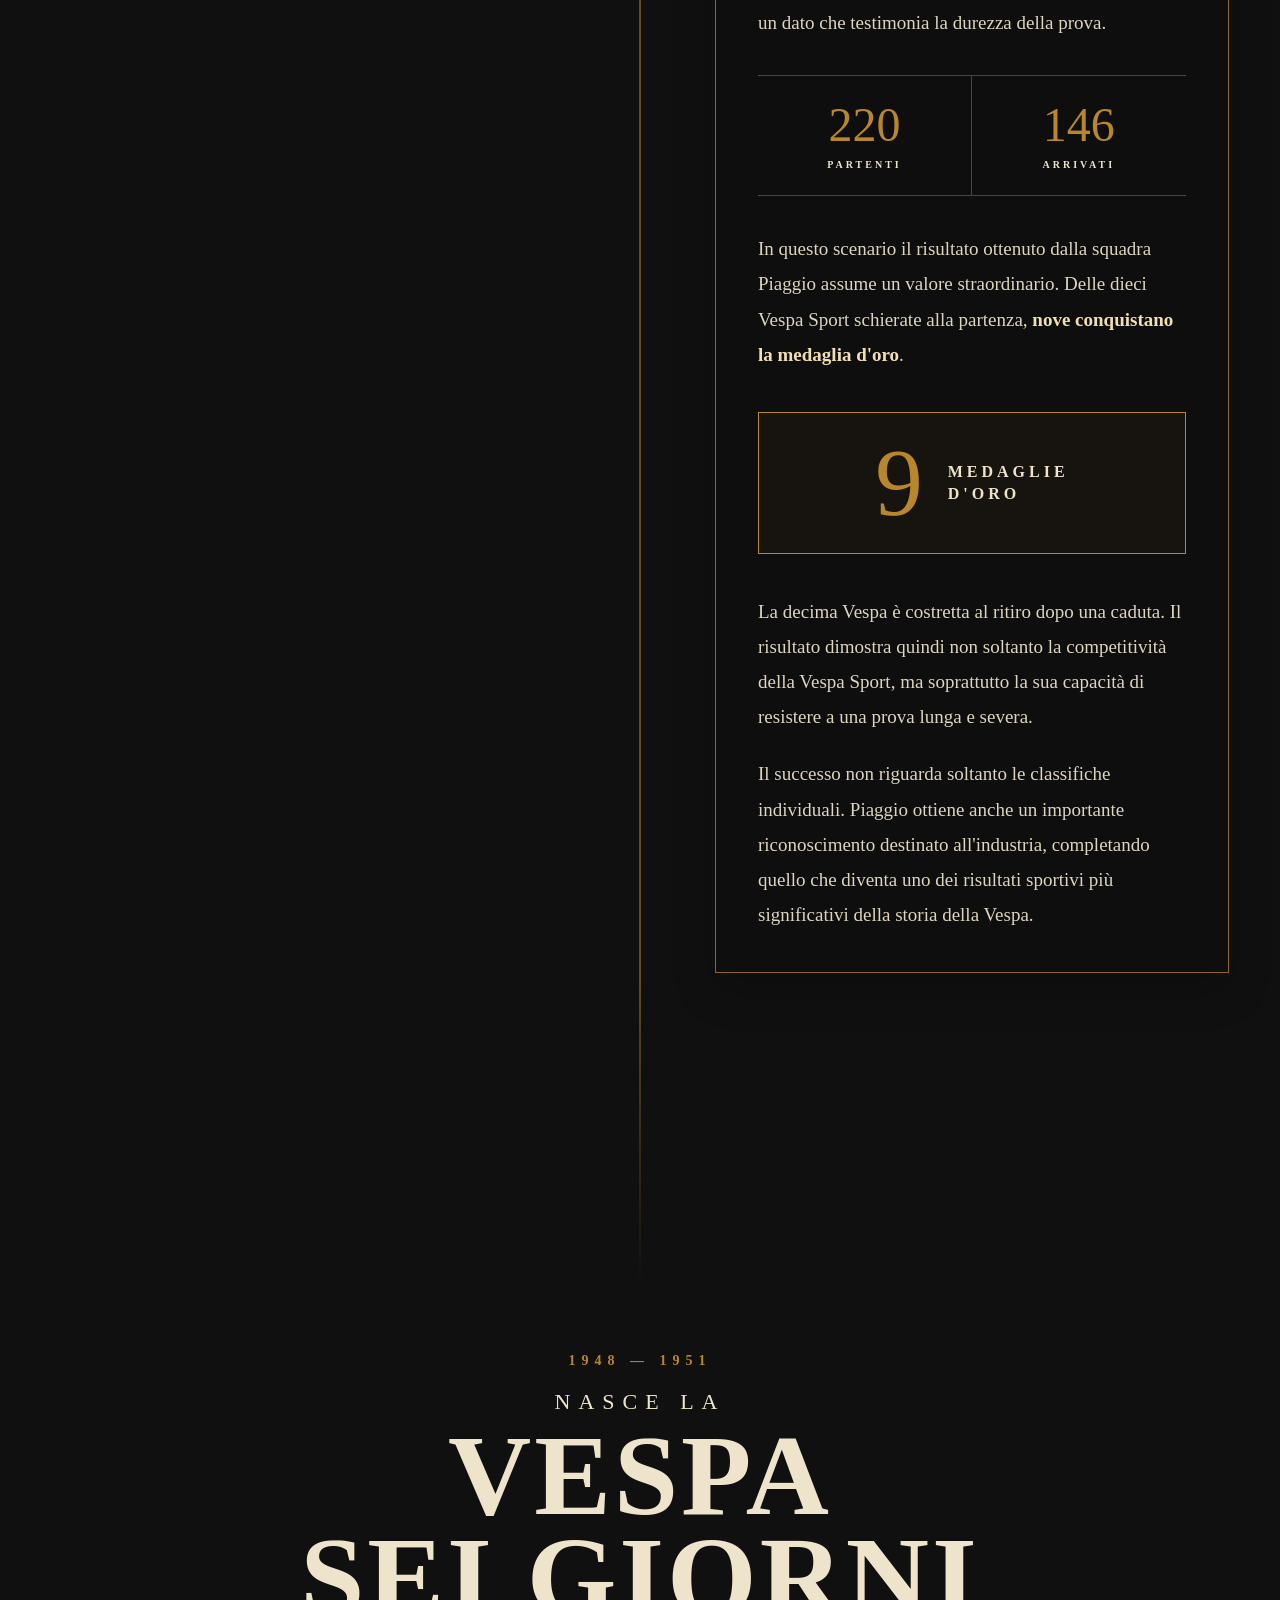
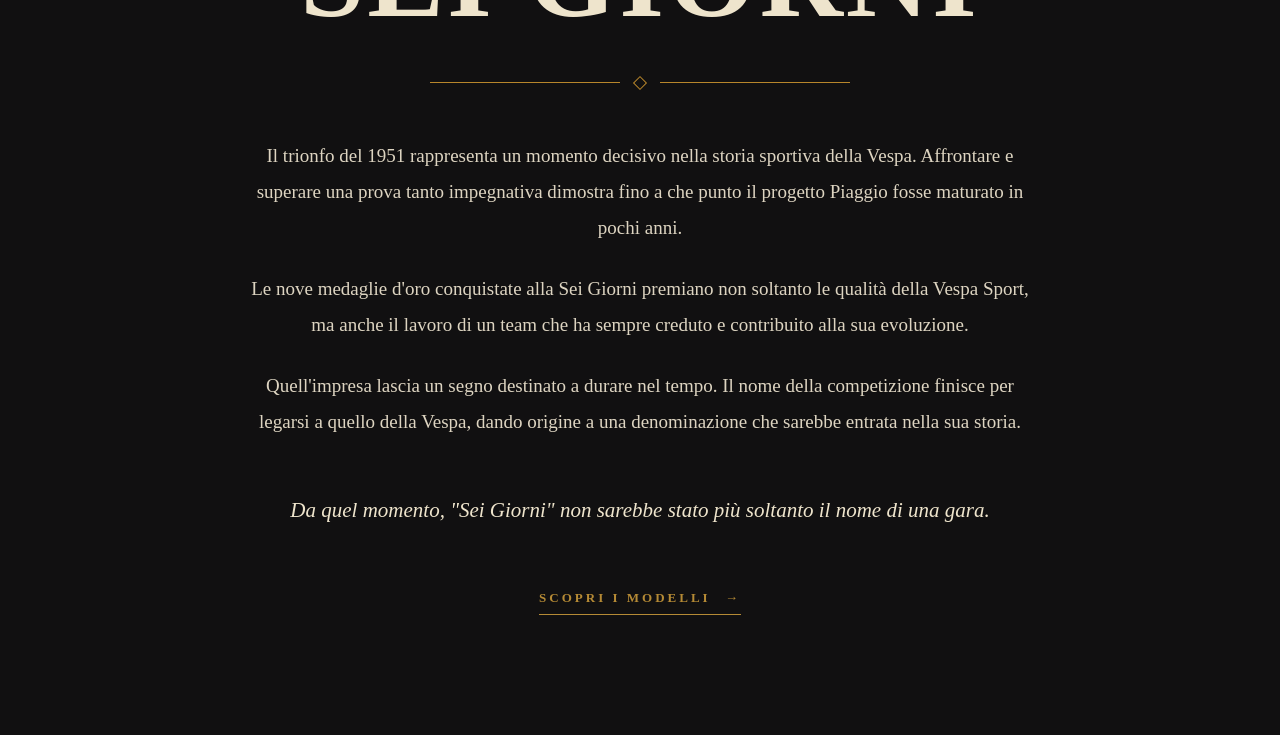
<file: storia.html>
<!DOCTYPE html>
<html lang="it">

<head>

    <meta charset="UTF-8">

    <meta name="viewport"
          content="width=device-width, initial-scale=1.0">

    <title>Storia | Vespa Sei Giorni</title>

    <link rel="stylesheet" href="css/style.css">

</head>


<body>


    <!-- ==========================================
         HEADER
    =========================================== -->

    <header class="header">

        <a href="index.html" class="logo-home">

            <img
                src="img/bottone.png"
                alt="Torna alla Home">

        </a>


        <nav class="menu">

            <a href="index.html">
                HOME
            </a>

            <span class="separatore"></span>

            <a href="storia.html" class="attivo">
                STORIA
            </a>

            <span class="separatore"></span>

            <a href="modelli.html">
                MODELLI
            </a>

            <span class="separatore"></span>

            <a href="about.html">
                ABOUT ME
            </a>

        </nav>

    </header>



    <!-- ==========================================
         PAGINA STORIA
    =========================================== -->

    <main class="pagina-storia-nuova">


        <!-- ======================================
             APERTURA
        ======================================= -->

        <section class="storia-apertura">

            <span class="storia-periodo">
                1948 — 1951
            </span>

            <h1>
                LA STORIA
            </h1>


            <div class="linea-storia-titolo">

                <span></span>

                <div class="rombo-storia"></div>

                <span></span>

            </div>


            <h2>
                NATA PER CORRERE.
                <strong>NATA PER VINCERE.</strong>
            </h2>

        </section>



        <!-- ======================================
             LINEA TEMPORALE
        ======================================= -->

        <div class="storia-timeline">

            <div class="storia-linea-verticale"></div>


            <!-- 1948 - NASCE LA VESPA SPORT -->

            <article class="capitolo-storia capitolo-sinistra">

                <div class="punto-storia"></div>

                <span class="anno-storia">
                    1948
                </span>


                <div class="contenuto-capitolo">

                    <h2>
                        L'INIZIO<br>
                        DELL'AVVENTURA
                    </h2>

                    <div class="linea-capitolo"></div>


                    <p>
                        Alla fine degli anni Quaranta Piaggio
                        comincia a guardare alle competizioni
                        motociclistiche come a un nuovo terreno
                        sul quale dimostrare le qualità della Vespa.
                        L'obiettivo non è soltanto ottenere risultati
                        sportivi: correre significa sottoporre il
                        veicolo a condizioni molto più severe rispetto
                        al normale utilizzo stradale e raccogliere
                        informazioni preziose per il suo sviluppo.
                    </p>


                    <p>
                        Il reparto sperimentale dell'azienda inizia
                        quindi a lavorare sulle Vespa 125 di serie,
                        modificandole per renderle adatte alle gare
                        di regolarità e ai circuiti cittadini.
                        Nascono così pochi e selezionati esemplari
                        destinati alla competizione, profondamente
                        legati alla Vespa di produzione ma preparati
                        per affrontare percorsi molto più impegnativi.
                    </p>


                    <p>
                        È l'inizio della storia della
                        <strong>Vespa Sport</strong>: una Vespa
                        apparentemente vicina ai modelli stradali,
                        ma progressivamente trasformata dal lavoro
                        dei tecnici e dall'esperienza maturata
                        direttamente sui campi di gara.
                    </p>

                </div>

            </article>



            <!-- 1948 - PRIMA SEI GIORNI -->

            <article class="capitolo-storia capitolo-destra">

                <div class="punto-storia"></div>

                <span class="anno-storia">
                    1948
                </span>


                <div class="contenuto-capitolo">

                    <h2>
                        IL PRIMO<br>
                        BANCO DI PROVA
                    </h2>

                    <div class="linea-capitolo"></div>


                    <p>
                        Nel settembre del 1948 arriva il primo
                        grande confronto con una competizione
                        internazionale: la XXIII Sei Giorni
                        Internazionale. Si tratta di una delle
                        manifestazioni motociclistiche più dure
                        e prestigiose del periodo, una prova nella
                        quale non basta essere veloci.
                    </p>


                    <p>
                        Per affrontarla servono soprattutto
                        affidabilità, resistenza e capacità di
                        mantenere una marcia regolare per molte ore
                        e per più giorni consecutivi. Piaggio porta
                        alla gara le proprie Vespa Sport affidandole
                        a piloti esperti e mettendo alla prova
                        soluzioni tecniche sviluppate appositamente
                        per questo tipo di competizione.
                    </p>


                    <p>
                        Le Vespa si presentano con caratteristiche
                        insolite rispetto alle motociclette
                        tradizionali. L'autonomia viene aumentata
                        attraverso un serbatoio maggiorato e le
                        ruote di ricambio vengono sistemate in modo
                        da poter intervenire rapidamente in caso
                        di necessità.
                    </p>


                    <p>
                        La gara, però, mette immediatamente in
                        evidenza quanto sia difficile trasformare
                        uno scooter in un vero mezzo da
                        competizione. Cadute, inconvenienti e
                        problemi tecnici accompagnano questa prima
                        esperienza.
                    </p>


                    <p>
                        Proprio quelle difficoltà diventano però
                        fondamentali. Ogni problema incontrato sul
                        percorso fornisce al reparto sperimentale
                        nuove indicazioni, contribuendo direttamente
                        allo sviluppo della futura Vespa Sport.
                    </p>

                </div>

            </article>



            <!-- 1949 - SVILUPPO -->

            <article class="capitolo-storia capitolo-sinistra">

                <div class="punto-storia"></div>

                <span class="anno-storia">
                    1949
                </span>


                <div class="contenuto-capitolo">

                    <h2>
                        TECNICI<br>
                        E PILOTI
                    </h2>

                    <div class="linea-capitolo"></div>


                    <p>
                        Dopo l'esperienza del 1948 il lavoro non
                        si interrompe. Il reparto sperimentale
                        Piaggio continua a modificare e provare
                        la Vespa Sport alla ricerca di un mezzo
                        sempre più competitivo nelle gare di
                        regolarità.
                    </p>


                    <p>
                        Lo sviluppo non avviene soltanto negli
                        stabilimenti: i piloti assumono un ruolo
                        essenziale. Sono proprio loro a sperimentare
                        il comportamento del mezzo sui percorsi
                        di gara e a fornire indicazioni ai tecnici.
                    </p>


                    <p>
                        Nel 1949 entra nella squadra corse Piaggio
                        anche <strong>Giuseppe Cau</strong>, che
                        aveva già ottenuto risultati nelle gare
                        cittadine e nelle competizioni in salita.
                    </p>


                    <p>
                        Gara dopo gara la Vespa Sport si
                        allontana sempre di più dal semplice
                        concetto di scooter adattato alle corse.
                        Sta nascendo un mezzo sviluppato
                        direttamente attraverso l'esperienza
                        della competizione.
                    </p>

                </div>

            </article>



            <!-- 1950 - GIRO DI SICILIA -->

            <article class="capitolo-storia capitolo-destra">

                <div class="punto-storia"></div>

                <span class="anno-storia">
                    1950
                </span>


                <div class="contenuto-capitolo">

                    <h2>
                        IL GIRO<br>
                        DI SICILIA
                    </h2>

                    <div class="linea-capitolo"></div>


                    <p>
                        Nel 1950 il lavoro svolto negli anni
                        precedenti comincia a tradursi in risultati
                        sempre più importanti. Una delle prove
                        decisive è il Giro di Sicilia, competizione
                        di regolarità disputata su un percorso
                        estremamente lungo e impegnativo.
                    </p>


                    <p>
                        Piaggio affronta la manifestazione con
                        numerose Vespa e con una preparazione ormai
                        molto più matura rispetto alle prime
                        esperienze sportive. Per uomini e mezzi
                        significa affrontare oltre mille chilometri,
                        mantenendo regolarità e affidabilità per
                        l'intera durata della prova.
                    </p>


                    <p>
                        Il risultato conferma la crescita del
                        progetto. Nella classe scooter 125 diverse
                        Vespa riescono a concludere la competizione
                        senza penalizzazioni, dimostrando quanto
                        il lavoro del reparto sperimentale e dei
                        piloti abbia trasformato il mezzo.
                    </p>


                    <p>
                        Il Giro di Sicilia rappresenta quindi
                        molto più di una singola vittoria:
                        costituisce la conferma che la Vespa Sport
                        può ormai confrontarsi con successo nelle
                        grandi competizioni di regolarità.
                    </p>

                </div>

            </article>



            <!-- 1951 - SCUDO DEL SUD -->

            <article class="capitolo-storia capitolo-sinistra">

                <div class="punto-storia"></div>

                <span class="anno-storia">
                    19 MAGGIO 1951
                </span>


                <div class="contenuto-capitolo">

                    <h2>
                        LO SCUDO<br>
                        DEL SUD
                    </h2>

                    <div class="linea-capitolo"></div>


                    <p>
                        Il 19 maggio 1951 la Vespa affronta un'altra
                        prova fondamentale della propria crescita
                        sportiva: la terza edizione dello
                        <strong>Scudo del Sud</strong>.
                    </p>


                    <p>
                        Le condizioni meteorologiche rendono la
                        competizione particolarmente difficile.
                        Il maltempo trasforma il percorso in una
                        durissima prova di resistenza e soltanto
                        una parte dei concorrenti riesce a
                        raggiungere il traguardo.
                    </p>


                    <div class="dato-storico">

                        <strong>
                            77
                        </strong>

                        <span>
                            PARTENTI
                        </span>

                        <div class="dato-divisore"></div>

                        <strong>
                            32
                        </strong>

                        <span>
                            AL TRAGUARDO
                        </span>

                    </div>


                    <p>
                        In queste condizioni le Vespa confermano
                        ancora una volta la propria affidabilità.
                        Giuseppe Cau, Pierino Opessi, Bruno Romano
                        e Mario Riva conquistano il primo posto
                        ex aequo senza penalizzazioni.
                    </p>


                    <p>
                        Anche la classifica a squadre premia
                        Piaggio. Il risultato dello Scudo del Sud
                        dimostra che la preparazione della Vespa
                        Sport ha ormai raggiunto un livello molto
                        elevato.
                    </p>


                    <p>
                        Mancano soltanto pochi mesi alla prova
                        destinata a consegnare definitivamente
                        questa Vespa alla storia.
                    </p>

                </div>

            </article>



            <!-- SETTEMBRE 1951 -->

            <article class="capitolo-storia capitolo-destra">

                <div class="punto-storia punto-importante"></div>

                <span class="anno-storia anno-importante">
                    18 — 23 SETTEMBRE 1951
                </span>


                <div class="contenuto-capitolo capitolo-importante">

                    <span class="etichetta-oro">
                        LA GRANDE SFIDA
                    </span>

                    <h2>
                        XXVI SEI GIORNI<br>
                        INTERNAZIONALE
                    </h2>

                    <div class="linea-capitolo"></div>


                    <p>
                        Nel settembre del 1951 la storia torna
                        esattamente dove era iniziata tre anni
                        prima. La Vespa Sport affronta nuovamente
                        la Sei Giorni Internazionale, questa volta
                        però con tutta l'esperienza accumulata
                        attraverso anni di sviluppo e competizioni.
                    </p>


                    <p>
                        La XXVI edizione viene disputata dal
                        18 al 23 settembre con Varese al centro
                        della manifestazione. Per Piaggio è il
                        momento decisivo: il modello nato dalle
                        prime esperienze del 1948 è ormai stato
                        profondamente affinato.
                    </p>


                    <p>
                        Già nei mesi precedenti tecnici e piloti
                        lavorano intensamente alla preparazione.
                        Da luglio vengono provati mezzi e percorsi,
                        mentre negli stabilimenti di Pontedera
                        vengono messe a punto le Vespa destinate
                        alla competizione.
                    </p>


                    <p>
                        Alla partenza Piaggio schiera
                        <strong>dieci Vespa Sport</strong>,
                        preparate per affrontare sei giorni
                        consecutivi di una delle prove più
                        impegnative del motociclismo internazionale.
                    </p>

                </div>

            </article>



            <!-- COME FUNZIONAVA LA GARA -->

            <article class="capitolo-storia capitolo-sinistra">

                <div class="punto-storia"></div>

                <span class="anno-storia">
                    SEI GIORNI
                </span>


                <div class="contenuto-capitolo">

                    <h2>
                        UNA PROVA<br>
                        DI RESISTENZA
                    </h2>

                    <div class="linea-capitolo"></div>


                    <p>
                        La Sei Giorni non è una semplice gara
                        di velocità. La competizione mette alla
                        prova contemporaneamente il pilota e
                        il mezzo attraverso sei giornate
                        consecutive di percorso.
                    </p>


                    <p>
                        I concorrenti devono rispettare tempi
                        prestabiliti, controlli orari e controlli
                        di passaggio. Ogni pilota porta con sé
                        un cartellino di marcia che deve essere
                        regolarmente verificato lungo il percorso.
                    </p>


                    <p>
                        Anche pochi minuti di anticipo o di ritardo
                        possono trasformarsi in penalizzazioni.
                        I rifornimenti vengono effettuati nei punti
                        previsti dall'organizzazione e ogni fase
                        della giornata è regolata con grande
                        precisione.
                    </p>


                    <p>
                        A tutto questo si aggiungono strade
                        accidentate, lunghi chilometraggi e la
                        necessità di mantenere il mezzo efficiente
                        fino all'ultima giornata.
                    </p>


                    <blockquote>
                        Non basta essere veloci:
                        bisogna arrivare fino in fondo.
                    </blockquote>

                </div>

            </article>



            <!-- IL TRIONFO -->

            <article class="capitolo-storia capitolo-destra">

                <div class="punto-storia punto-importante"></div>

                <span class="anno-storia anno-importante">
                    23 SETTEMBRE 1951
                </span>


                <div class="contenuto-capitolo capitolo-trionfo">

                    <span class="etichetta-oro">
                        IL TRIONFO
                    </span>

                    <h2>
                        LA VESPA<br>
                        ENTRA NELLA STORIA
                    </h2>

                    <div class="linea-capitolo"></div>


                    <p>
                        Dopo sei giorni di gara la competizione
                        arriva alla conclusione. Dei 220 concorrenti
                        partiti, soltanto 146 riescono a raggiungere
                        il termine della manifestazione, un dato
                        che testimonia la durezza della prova.
                    </p>


                    <div class="numeri-trionfo">

                        <div>

                            <strong>
                                220
                            </strong>

                            <span>
                                PARTENTI
                            </span>

                        </div>


                        <div>

                            <strong>
                                146
                            </strong>

                            <span>
                                ARRIVATI
                            </span>

                        </div>

                    </div>


                    <p>
                        In questo scenario il risultato ottenuto
                        dalla squadra Piaggio assume un valore
                        straordinario. Delle dieci Vespa Sport
                        schierate alla partenza,
                        <strong>nove conquistano la medaglia
                        d'oro</strong>.
                    </p>


                    <div class="medaglie">

                        <strong>
                            9
                        </strong>

                        <span>
                            MEDAGLIE<br>
                            D'ORO
                        </span>

                    </div>


                    <p>
                        La decima Vespa è costretta al ritiro
                        dopo una caduta. Il risultato dimostra
                        quindi non soltanto la competitività
                        della Vespa Sport, ma soprattutto la sua
                        capacità di resistere a una prova lunga
                        e severa.
                    </p>


                    <p>
                        Il successo non riguarda soltanto le
                        classifiche individuali. Piaggio ottiene
                        anche un importante riconoscimento
                        destinato all'industria, completando
                        quello che diventa uno dei risultati
                        sportivi più significativi della storia
                        della Vespa.
                    </p>

                </div>

            </article>

        </div>



        <!-- ======================================
             CHIUSURA
        ======================================= -->

        <section class="nascita-sei-giorni">

            <span>
                1948 — 1951
            </span>

            <h2>
                NASCE LA
            </h2>

            <h1>
                VESPA<br>
                SEI GIORNI
            </h1>


            <div class="linea-finale">

                <span></span>

                <div class="rombo-finale"></div>

                <span></span>

            </div>


            <p>
                Il trionfo del 1951 rappresenta un momento
                decisivo nella storia sportiva della Vespa.
                Affrontare e superare una prova tanto impegnativa
                dimostra fino a che punto il progetto Piaggio
                fosse maturato in pochi anni.
            </p>


            <p>
                Le nove medaglie d'oro conquistate alla Sei Giorni
                premiano non soltanto le qualità della Vespa Sport,
                ma anche il lavoro di un team che ha sempre creduto
                e contribuito alla sua evoluzione.
            </p>


            <p>
                Quell'impresa lascia un segno destinato a durare
                nel tempo. Il nome della competizione finisce per
                legarsi a quello della Vespa, dando origine a una
                denominazione che sarebbe entrata nella sua storia.
            </p>


            <p class="frase-finale">
                Da quel momento, "Sei Giorni" non sarebbe stato
                più soltanto il nome di una gara.
            </p>


            <!-- LINK ALLA PAGINA MODELLI -->

            <a href="modelli.html" class="scopri-modelli">
                SCOPRI I MODELLI <span>→</span>
            </a>

        </section>


    </main>



    <!-- ==========================================
         JAVASCRIPT
    =========================================== -->

    <script src="javascript/storia.js"></script>


</body>

</html>
</file>
<file: css/style.css>
/* =========================================================
   IMPOSTAZIONI GENERALI
   ========================================================= */

* {
    margin: 0;
    padding: 0;
    box-sizing: border-box;
}

html {
    scroll-behavior: smooth;
}

body {
    background-color: #111011;
    color: #eee4cc;

    font-family: "Times New Roman", Times, serif;
}


/* =========================================================
   HEADER
   ========================================================= */

.header {
    position: relative;
    z-index: 100;

    width: 100%;
    height: 115px;

    padding: 0 5%;

    display: flex;
    align-items: center;

    background-color: #211f20;

    border-bottom: 1px solid #a77b26;
}


/* =========================================================
   LOGO PULSANTE HOME
   ========================================================= */

.logo-home {
    position: absolute;

    left: 35px;
    top: 50%;

    transform: translateY(-50%);

    width: 90px;
    height: 70px;

    display: flex;
    align-items: center;
    justify-content: center;

    text-decoration: none;

    z-index: 100;
}

.logo-home img {
    display: block;

    width: 100%;
    height: 100%;

    object-fit: contain;

    border: none;

    transition:
        transform 0.3s ease,
        opacity 0.3s ease;
}

.logo-home:hover img {
    transform: scale(1.10);
    opacity: 0.80;
}


/* =========================================================
   MENU
   ========================================================= */

.menu {
    flex: 1;

    display: flex;
    align-items: center;
    justify-content: center;
    gap: 28px;
    transform: translate(-55px);
}

.menu a {
    padding: 12px 0;

    color: #eee4cc;

    font-size: 15px;
    font-weight: 700;

    letter-spacing: 1.5px;

    text-decoration: none;

    transition: color 0.3s ease;
}

.menu a:hover,
.menu a.attivo {
    color: #b58a35;
}

.separatore {
    width: 1px;
    height: 30px;

    background-color: rgba(238, 228, 204, 0.45);
}


/* =========================================================
   HOME
   ========================================================= */

.home {
    position: relative;

    min-height: calc(100vh - 115px);

    padding: 35px 2.5% 45px 6%;

    display: grid;
    grid-template-columns: 1.55fr 0.95fr;
    align-items: center;

    overflow: hidden;

    background:
        radial-gradient(
            circle at 35% 45%,
            #292627 0%,
            #211f20 50%,
            #1f1d1d 100%
        );
}


/* Effetti di profondità */

.home::before {
    content: "";

    position: absolute;
    inset: 0;

    background:
        linear-gradient(
            90deg,
            rgba(0, 0, 0, 0.06),
            rgba(0, 0, 0, 0.18)
        );

    opacity: 0.8;

    pointer-events: none;
}

.home-overlay {
    position: absolute;
    inset: 0;

    background:
        radial-gradient(
            ellipse at center,
            transparent 25%,
            rgba(0, 0, 0, 0.28) 100%
        );

    pointer-events: none;
}


/* Contenuto */

.home-contenuto {
    position: relative;
    z-index: 5;

    padding-right: 60px;
}

.hero-contenuto {
    max-width: 900px;

    text-align: center;
}


/* Titolo principale */

.hero-contenuto h1 {
    color: #eee4cc;

    font-size: clamp(75px, 7.3vw, 145px);
    font-weight: 700;

    line-height: 0.92;

    letter-spacing: 1px;

    text-transform: uppercase;

    text-shadow:
        0 3px 10px rgba(0, 0, 0, 0.8);
}


/* Linea oro */

.linea-titolo {
    max-width: 530px;

    margin: 40px auto 32px;

    display: flex;
    align-items: center;
    justify-content: center;

    gap: 15px;
}

.linea-titolo span {
    flex: 1;

    height: 2px;

    background-color: #a77b26;
}

.rombo {
    width: 22px;
    height: 22px;

    border: 2px solid #a77b26;

    transform: rotate(45deg);
}


/* Sottotitolo */

.hero-contenuto h2 {
    color: #b58a35;

    font-size: clamp(20px, 2vw, 32px);
    font-weight: 700;

    line-height: 1.5;

    letter-spacing: 8px;

    text-transform: uppercase;
}


/* Tricolore */

.tricolore {
    width: 350px;
    height: 4px;

    margin: 30px auto 38px;

    display: flex;
}

.tricolore span {
    flex: 1;
}

.tricolore .verde {
    background-color: #168245;
}

.tricolore .bianco {
    background-color: #eee9db;
}

.tricolore .rosso {
    background-color: #a92722;
}


/* Testo Home */

.testo-home {
    max-width: 700px;

    margin: 0 auto;

    text-align: center;
}

.testo-home p {
    margin-bottom: 14px;

    color: #e6dcc5;

    font-size: 20px;

    line-height: 1.8;
}

.testo-home strong {
    color: #c39a4b;
}


/* Link scopri la storia */

.scopri-storia {
    display: inline-block;

    margin-top: 25px;
    padding-bottom: 8px;

    color: #b58a35;

    font-size: 13px;
    font-weight: 700;

    letter-spacing: 3px;

    text-decoration: none;

    border-bottom: 1px solid #b58a35;

    transition:
        color 0.3s ease,
        border-color 0.3s ease;
}

.scopri-storia span {
    margin-left: 8px;
}

.scopri-storia:hover {
    color: #eee4cc;
    border-color: #eee4cc;
}


/* Manifesto */

.manifesto-home {
    position: relative;
    z-index: 5;

    display: flex;
    align-items: center;
    justify-content: center;
}

.cornice-manifesto {
    width: min(100%, 470px);

    padding: 7px;

    background-color: #b18a47;

    box-shadow:
        0 25px 70px rgba(0, 0, 0, 0.75);

    transform: rotate(-1.5deg);

    transition: transform 0.4s ease;
}

.cornice-manifesto:hover {
    transform: rotate(0deg) scale(1.015);
}

.cornice-manifesto img {
    display: block;

    width: 100%;
    height: auto;
}


/* =========================================================
   ANIMAZIONE HOME
   ========================================================= */

.hero-contenuto h1,
.linea-titolo,
.hero-contenuto h2,
.tricolore,
.testo-home,
.scopri-storia {
    opacity: 0;

    transform: translateY(25px);
}

.hero-contenuto.animazione-attiva h1 {
    opacity: 1;
    transform: translateY(0);

    transition:
        opacity 1.1s ease,
        transform 1.1s ease;
}

.hero-contenuto.animazione-attiva .linea-titolo {
    opacity: 1;
    transform: translateY(0);

    transition:
        opacity 1s ease 0.35s,
        transform 1s ease 0.35s;
}

.hero-contenuto.animazione-attiva h2 {
    opacity: 1;
    transform: translateY(0);

    transition:
        opacity 1s ease 0.60s,
        transform 1s ease 0.60s;
}

.hero-contenuto.animazione-attiva .tricolore {
    opacity: 1;
    transform: translateY(0);

    transition:
        opacity 1s ease 0.80s,
        transform 1s ease 0.80s;
}

.hero-contenuto.animazione-attiva .testo-home {
    opacity: 1;
    transform: translateY(0);

    transition:
        opacity 1.1s ease 1s,
        transform 1.1s ease 1s;
}

.hero-contenuto.animazione-attiva .scopri-storia {
    opacity: 1;
    transform: translateY(0);

    transition:
        opacity 1s ease 1.20s,
        transform 1s ease 1.20s,
        color 0.3s ease,
        border-color 0.3s ease;
}
/* ==========================================
   COMPOSIZIONE MANIFESTI HOME
========================================== */

.manifesti-composizione {
    position: relative;

    width: 455px;
    height: 565px;

    transform: translateX(15px);
}
.manifesti-composizione .manifesto-ingrandito {
    z-index: 10;

    transform: translateX(8px) rotate(0deg) scale(1.035);
}

/* Regole comuni ai due manifesti */

.manifesti-composizione .cornice-manifesto {
    position: absolute;

    padding: 7px;

    background-color: #b18a47;

    box-shadow:
        0 25px 70px rgba(0, 0, 0, 0.75);

    transition: transform 0.4s ease;

    cursor: pointer;
}


/* Manifesto Six Day Racer */

.manifesto-principale {
    width: 320px;

    top: 5px;
    right: 5px;

    z-index: 2;

    transform: rotate(2deg);
}


/* Manifesto storico */

.manifesto-secondario {
    width: 335px;

    top: 175px;
    left: -20px;

    z-index: 1;

    transform: rotate(-4deg);
}


/* Immagini */

.manifesti-composizione img {
    display: block;

    width: 100%;
    height: auto;
}
/* =========================================================
   PAGINA STORIA
   ========================================================= */

.pagina-storia-nuova {
    position: relative;

    min-height: 100vh;

    overflow: hidden;

    color: #eee4cc;

    background:
        linear-gradient(
            rgba(18, 17, 17, 0.78),
            rgba(18, 17, 17, 0.88)
        ),
        url("../img/storia.jpg");

    background-size: cover;
    background-position: center;
    background-repeat: no-repeat;
    background-attachment: fixed;
}


/* =========================================================
   APERTURA STORIA
   ========================================================= */

.storia-apertura {
    width: 90%;
    max-width: 1100px;
    min-height: 650px;

    margin: 0 auto;
    padding: 120px 20px 100px;

    display: flex;
    flex-direction: column;
    justify-content: center;
    align-items: center;

    text-align: center;
}

.storia-periodo {
    margin-bottom: 25px;

    color: #b8862b;

    font-size: 15px;
    font-weight: bold;

    letter-spacing: 6px;
}

.storia-apertura h1 {
    margin: 0;

    color: #eee4cc;

    font-size: clamp(65px, 9vw, 125px);
    font-weight: 700;

    line-height: 0.95;

    letter-spacing: 5px;
}

.linea-storia-titolo {
    width: 430px;
    max-width: 75%;

    margin: 35px auto;

    display: flex;
    align-items: center;
    justify-content: center;
}

.linea-storia-titolo span {
    flex: 1;

    height: 1px;

    background-color: #b8862b;
}

.rombo-storia {
    width: 10px;
    height: 10px;

    margin: 0 15px;

    border: 1px solid #b8862b;

    transform: rotate(45deg);
}

.storia-apertura h2 {
    margin: 0 0 40px;

    color: #eee4cc;

    font-size: 21px;
    font-weight: 300;

    letter-spacing: 6px;
}

.storia-apertura h2 strong {
    color: #b8862b;

    font-weight: 600;
}

.storia-introduzione {
    max-width: 850px;

    margin: 0 auto;

    color: #ddd4c1;

    font-size: 20px;

    line-height: 1.9;
}


/* =========================================================
   TIMELINE
   ========================================================= */

.storia-timeline {
    position: relative;

    width: 92%;
    max-width: 1250px;

    margin: 0 auto;

    padding: 80px 0 160px;
}

.storia-linea-verticale {
    position: absolute;

    top: 0;
    bottom: 0;
    left: 50%;

    width: 1px;

    transform: translateX(-50%);

    background:
        linear-gradient(
            to bottom,
            transparent,
            #b8862b 3%,
            #b8862b 97%,
            transparent
        );
}


/* =========================================================
   CAPITOLI STORIA
   ========================================================= */

.capitolo-storia {
    position: relative;

    width: 50%;

    margin-bottom: 150px;
}

.capitolo-sinistra {
    padding-right: 75px;

    text-align: right;
}

.capitolo-destra {
    margin-left: 50%;

    padding-left: 75px;

    text-align: left;
}


/* Punti timeline */

.punto-storia {
    position: absolute;

    top: 8px;

    width: 13px;
    height: 13px;

    background-color: #1f1d1d;

    border: 2px solid #b8862b;

    transform: rotate(45deg);

    z-index: 3;
}

.capitolo-sinistra .punto-storia {
    right: -8px;
}

.capitolo-destra .punto-storia {
    left: -8px;
}

.punto-importante {
    width: 17px;
    height: 17px;

    background-color: #b8862b;
}


/* Date */

.anno-storia {
    display: block;

    margin-bottom: 22px;

    color: #b8862b;

    font-size: 16px;
    font-weight: bold;

    letter-spacing: 4px;
}

.anno-importante {
    font-size: 18px;
}


/* =========================================================
   RIQUADRI CAPITOLI
   ========================================================= */

.contenuto-capitolo {
    position: relative;

    padding: 40px 42px;

    background-color: rgba(20, 19, 19, 0.76);

    border: 1px solid rgba(184, 134, 43, 0.30);

    box-shadow: 0 15px 40px rgba(0, 0, 0, 0.22);

    backdrop-filter: blur(2px);
}


.contenuto-capitolo h2 {
    margin: 0;

    color: #eee4cc;

    font-size: 37px;
    font-weight: 600;

    line-height: 1.08;

    letter-spacing: 2px;
}

.linea-capitolo {
    width: 80px;
    height: 2px;

    margin: 25px 0 30px;

    background-color: #b8862b;
}

.capitolo-sinistra .linea-capitolo {
    margin-left: auto;
}

.contenuto-capitolo p {
    margin: 0 0 22px;

    color: #ddd4c1;

    font-size: 19px;

    line-height: 1.85;
}

.contenuto-capitolo p:last-child {
    margin-bottom: 0;
}

.contenuto-capitolo p strong {
    color: #f1dfb4;
}


/* Etichette */

.etichetta-oro {
    display: inline-block;

    margin-bottom: 18px;

    padding: 7px 13px;

    color: #b8862b;

    border: 1px solid #b8862b;

    font-size: 11px;
    font-weight: bold;

    letter-spacing: 3px;
}


/* =========================================================
   DATI STORICI
   ========================================================= */

.dato-storico {
    margin: 35px 0;

    padding: 25px 15px;

    display: flex;
    align-items: center;
    justify-content: center;

    gap: 14px;

    border-top: 1px solid rgba(184, 134, 43, 0.5);
    border-bottom: 1px solid rgba(184, 134, 43, 0.5);
}

.dato-storico strong {
    color: #b8862b;

    font-size: 42px;
    font-weight: 500;
}

.dato-storico span {
    color: #eee4cc;

    font-size: 10px;
    font-weight: bold;

    letter-spacing: 2px;
}

.dato-divisore {
    width: 1px;
    height: 45px;

    margin: 0 10px;

    background-color: rgba(184, 134, 43, 0.45);
}


/* Citazione */

.contenuto-capitolo blockquote {
    margin: 40px 0 5px;

    padding: 25px 0;

    color: #b8862b;

    border-top: 1px solid rgba(184, 134, 43, 0.5);
    border-bottom: 1px solid rgba(184, 134, 43, 0.5);

    font-size: 23px;
    font-style: italic;

    line-height: 1.5;
}


/* Capitoli importanti */

.capitolo-importante {
    background-color: rgba(17, 16, 16, 0.82);

    border-color: rgba(184, 134, 43, 0.55);
}

.capitolo-trionfo {
    background-color: rgba(15, 14, 14, 0.88);

    border-color: rgba(184, 134, 43, 0.75);
}


/* Numeri trionfo */

.numeri-trionfo {
    display: flex;

    margin: 35px 0;

    border-top: 1px solid rgba(184, 134, 43, 0.45);
    border-bottom: 1px solid rgba(184, 134, 43, 0.45);
}

.numeri-trionfo div {
    width: 50%;

    padding: 25px 10px;

    text-align: center;
}

.numeri-trionfo div:first-child {
    border-right: 1px solid rgba(184, 134, 43, 0.45);
}

.numeri-trionfo strong {
    display: block;

    color: #b8862b;

    font-size: 48px;
    font-weight: 500;

    line-height: 1;
}

.numeri-trionfo span {
    display: block;

    margin-top: 10px;

    color: #eee4cc;

    font-size: 10px;
    font-weight: bold;

    letter-spacing: 3px;
}


/* Medaglie */

.medaglie {
    margin: 40px 0;

    padding: 32px 20px;

    display: flex;
    align-items: center;
    justify-content: center;

    gap: 25px;

    border: 1px solid #b8862b;

    background-color: rgba(184, 134, 43, 0.05);
}

.medaglie strong {
    color: #b8862b;

    font-size: 95px;
    font-weight: 500;

    line-height: 0.8;
}

.medaglie span {
    color: #eee4cc;

    font-size: 16px;
    font-weight: bold;

    line-height: 1.4;

    letter-spacing: 4px;
}


/* =========================================================
   CHIUSURA STORIA
   ========================================================= */

.nascita-sei-giorni {
    position: relative;

    width: 90%;
    max-width: 1000px;

    margin: 0 auto;

    padding: 70px 20px 120px;

    text-align: center;
}

.nascita-sei-giorni > span {
    display: block;

    margin-bottom: 20px;

    color: #b8862b;

    font-size: 14px;
    font-weight: bold;

    letter-spacing: 6px;
}

.nascita-sei-giorni h2 {
    margin: 0 0 10px;

    color: #eee4cc;

    font-size: 22px;
    font-weight: 300;

    letter-spacing: 8px;
}

.nascita-sei-giorni h1 {
    margin: 0;

    color: #eee4cc;

    font-size: clamp(65px, 9vw, 120px);
    font-weight: 700;

    line-height: 0.88;

    letter-spacing: 3px;
}

.linea-finale {
    width: 420px;
    max-width: 75%;

    margin: 50px auto;

    display: flex;
    align-items: center;
}

.linea-finale span {
    flex: 1;

    height: 1px;

    background-color: #b8862b;
}

.rombo-finale {
    width: 10px;
    height: 10px;

    margin: 0 15px;

    border: 1px solid #b8862b;

    transform: rotate(45deg);
}

.nascita-sei-giorni p {
    max-width: 780px;

    margin: 0 auto 25px;

    color: #ddd4c1;

    font-size: 19px;

    line-height: 1.9;
}

.nascita-sei-giorni .frase-finale {
    margin-top: 50px;

    color: #eee4cc;

    font-size: 21px;
    font-style: italic;
}


/* =========================================================
   ANIMAZIONI STORIA
   ========================================================= */

.storia-apertura {
    opacity: 0;

    transform: translateY(25px);

    transition:
        opacity 1.4s ease,
        transform 1.4s ease;
}

.storia-apertura.storia-apertura-visibile {
    opacity: 1;

    transform: translateY(0);
}

.capitolo-storia {
    opacity: 0;

    transform: translateY(45px);

    transition:
        opacity 1.2s ease,
        transform 1.2s ease;
}

.capitolo-storia.capitolo-visibile {
    opacity: 1;

    transform: translateY(0);
}

.nascita-sei-giorni {
    opacity: 0;

    transform: translateY(40px);

    transition:
        opacity 1.5s ease,
        transform 1.5s ease;
}

.nascita-sei-giorni.finale-visibile {
    opacity: 1;

    transform: translateY(0);
}
/* =========================================================
   PAGINA MODELLI
   ========================================================= */

.pagina-modelli {
    min-height: 100vh;

    background-color: #1f1d1d;

    color: #eee4cc;
}


/* =========================================================
   APERTURA MODELLI
   ========================================================= */

.modelli-apertura {
    width: 100%;

    padding: 90px 0 0;

    text-align: center;
}

.modelli-titolo {
    width: 90%;
    max-width: 1000px;

    margin: 0 auto;
}

.modelli-periodo {
    display: block;

    margin-bottom: 20px;

    color: #b8862b;

    font-size: 15px;
    font-weight: bold;

    letter-spacing: 6px;
}

.modelli-apertura h1 {
    margin: 0;

    color: #eee4cc;

    font-size: 92px;
    font-weight: 600;

    line-height: 1;

    letter-spacing: 6px;
}


/* Linea oro */

.linea-modelli-titolo {
    width: 420px;
    max-width: 70%;

    margin: 30px auto;

    display: flex;
    align-items: center;
}

.linea-modelli-titolo span {
    flex: 1;

    height: 1px;

    background-color: #b8862b;
}

.rombo-modelli {
    width: 9px;
    height: 9px;

    margin: 0 14px;

    border: 1px solid #b8862b;

    transform: rotate(45deg);
}


/* Sottotitolo */

.modelli-apertura h2 {
    margin: 0 0 25px;

    color: #eee4cc;

    font-size: 18px;
    font-weight: 300;

    letter-spacing: 5px;
}

.modelli-apertura h2 strong {
    color: #b8862b;

    font-weight: 500;
}

.modelli-apertura p {
    max-width: 760px;

    margin: 0 auto 25px;

    color: #d8cfbd;

    font-size: 20px;

    line-height: 1.8;
}


/* =========================================================
   IMMAGINE INTRODUTTIVA
   ========================================================= */

.hero-modelli {
    width: 88%;
    max-width: 1200px;
    margin: 0 auto;
    padding: 0;

    line-height: 0;

    background-color: #1f1d1d;
}

.hero-modelli img {
    display: block;

    width: 100%;
    height: auto;

    margin: 0 auto;
}


/* =========================================================
   SELEZIONA UN MODELLO
   ========================================================= */

.modelli-invito {
    display: block;

    margin: 30px 0 40px;

    color: #b8862b;

    font-size: 18px;
    font-weight: bold;

    letter-spacing: 5px;
}


/* =========================================================
   ELENCO MODELLI
   ========================================================= */

.elenco-modelli {
    width: 88%;
    max-width: 1200px;

    margin: 0 auto;

    padding-bottom: 110px;
}

.modello {
    border-top: 1px solid rgba(184, 134, 43, 0.45);
}

.modello:last-child {
    border-bottom: 1px solid rgba(184, 134, 43, 0.45);
}


/* =========================================================
   INTESTAZIONE TENDINA
   ========================================================= */

.modello-intestazione {
    min-height: 120px;

    padding: 0 25px;

    display: flex;
    align-items: center;

    cursor: pointer;

    transition: background-color 0.3s ease;
}

.modello-intestazione:hover {
    background-color: rgba(184, 134, 43, 0.07);
}

.numero-modello {
    width: 65px;

    color: rgba(184, 134, 43, 0.70);

    font-size: 15px;
    font-weight: bold;

    letter-spacing: 3px;
}

.anno-modello {
    width: 150px;

    color: #b8862b;

    font-size: 27px;
    font-weight: 500;

    letter-spacing: 3px;
}

.modello-intestazione h2 {
    flex: 1;

    margin: 0;

    color: #eee4cc;

    font-size: 27px;
    font-weight: 400;

    letter-spacing: 2px;
}

.modello-intestazione h2 strong {
    color: #b8862b;

    font-weight: 500;
}


/* Pulsante + */

.pulsante-modello {
    width: 50px;
    height: 50px;

    padding: 0;

    flex-shrink: 0;

    border: 1px solid #b8862b;
    border-radius: 50%;

    background-color: transparent;

    color: #b8862b;

    font-family: "Times New Roman", Times, serif;
    font-size: 29px;
    font-weight: 300;

    line-height: 1;

    cursor: pointer;

    transition:
        background-color 0.3s ease,
        color 0.3s ease,
        transform 0.3s ease;
}

.modello-intestazione:hover .pulsante-modello {
    background-color: #b8862b;

    color: #1f1d1d;
}


/* Modello aperto */

.modello.aperto .modello-intestazione {
    background-color: rgba(184, 134, 43, 0.07);
}

.modello.aperto .pulsante-modello {
    background-color: #b8862b;

    color: #1f1d1d;

    transform: rotate(45deg);
}


/* =========================================================
   CONTENUTO TENDINA
   ========================================================= */

.contenuto-modello {
    display: none;

    width: 100%;

    overflow: hidden;

    background-color: #000000;

    border-top: 1px solid rgba(184, 134, 43, 0.18);
}

.modello.aperto .contenuto-modello {
    display: block;
}


/* =========================================================
   SCHEDA MODELLO
   ========================================================= */

.scheda-modello {
    width: 100%;
    min-height: 600px;

    padding: 55px;

    display: flex;
    align-items: center;

    gap: 70px;

    background-color: #000000;
}


/* Foto */

.foto-modello {
    width: 50%;
    height: 520px;

    display: flex;
    align-items: center;
    justify-content: center;

    overflow: hidden;

    background-color: #000000;
}

.foto-modello img {
    display: block;

    width: 100%;
    height: 100%;

    object-fit: contain;

    background-color: #000000;

    transition: transform 0.7s ease;
}

.foto-modello img:hover {
    transform: scale(1.02);
}


/* Testo */

.testo-modello {
    width: 50%;
}

.etichetta-modello {
    display: block;

    margin-bottom: 18px;

    color: #b8862b;

    font-size: 10px;
    font-weight: bold;

    letter-spacing: 4px;
}

.testo-modello h3 {
    max-width: 520px;

    margin: 0;

    color: #eee4cc;

    font-size: 38px;
    font-weight: 500;

    line-height: 1.15;

    letter-spacing: 2px;
}

.linea-modello {
    width: 75px;
    height: 2px;

    margin: 26px 0 30px;

    background-color: #b8862b;
}

.testo-modello p {
    margin: 0 0 18px;

    color: #d8cfbd;

    font-size: 18px;

    line-height: 1.75;
}

.testo-modello p:last-child {
    margin-bottom: 0;
}

.testo-modello p strong {
    color: #eee4cc;
}


/* =========================================================
   FINALE MODELLI
   ========================================================= */

.modelli-finale {
    padding: 115px 20px 135px;

    text-align: center;

    background-color: #181717;

    border-top: 1px solid rgba(184, 134, 43, 0.25);
}

.modelli-finale > span {
    display: block;

    margin-bottom: 20px;

    color: #b8862b;

    font-size: 15px;
    font-weight: bold;

    letter-spacing: 5px;
}

.modelli-finale h2 {
    margin: 0;

    color: #eee4cc;

    font-size: 45px;
    font-weight: 300;

    line-height: 1.25;

    letter-spacing: 4px;
}

.modelli-finale h2 strong {
    color: #b8862b;

    font-weight: 500;
}


/* =========================================================
   ANIMAZIONI MODELLI
   ========================================================= */

.modelli-titolo {
    opacity: 0;

    transform: translateY(25px);

    transition:
        opacity 1s ease,
        transform 1s ease;
}

.modelli-titolo.modelli-titolo-visibile {
    opacity: 1;

    transform: translateY(0);
}

.modelli-invito {
    opacity: 0;

    transform: translateY(20px);

    transition:
        opacity 0.8s ease,
        transform 0.8s ease;
}

.modelli-invito.invito-visibile {
    opacity: 1;

    transform: translateY(0);
}

.modello {
    opacity: 0;

    transform: translateY(30px);

    transition:
        opacity 0.8s ease,
        transform 0.8s ease;
}

.modello.modello-visibile {
    opacity: 1;

    transform: translateY(0);
}
/* =========================================================
   RESPONSIVE GENERALE
   ========================================================= */

@media (max-width: 1100px) {

    .header {
        height: auto;
        min-height: 100px;

        padding: 15px 4%;
    }

    .menu {
        gap: 18px;
    }

    .menu a {
        font-size: 13px;

        letter-spacing: 1px;
    }

    .home {
        grid-template-columns: 1.3fr 0.7fr;

        padding-left: 4%;
        padding-right: 4%;
    }

    .home-contenuto {
        padding-right: 30px;
    }

}


/* =========================================================
   RESPONSIVE HOME / HEADER
   ========================================================= */

@media (max-width: 800px) {

    .header {
        min-height: auto;

        padding: 15px 4%;

        flex-direction: column;

        gap: 10px;
    }

    .logo-home {
        position: relative;

        left: auto;
        top: auto;

        width: 65px;
        height: 65px;

        transform: none;
    }

    .menu {
        width: 100%;

        flex-wrap: wrap;

        gap: 12px 18px;

        padding-bottom: 10px;
    }

    .separatore {
        display: none;
    }

    .home {
        display: block;

        min-height: auto;

        padding: 70px 7% 100px;
    }

    .home-contenuto {
        padding-right: 0;
    }

    .hero-contenuto {
        margin: 0 auto;
    }

    .hero-contenuto h1 {
        font-size: 65px;
    }

    .hero-contenuto h2 {
        font-size: 18px;

        letter-spacing: 4px;
    }

    .tricolore {
        width: 250px;
    }

    .manifesto-home {
        margin-top: 70px;
    }

    .manifesti-composizione {
        transform: none;
        margin: 0 auto;
    }

    .cornice-manifesto {
        width: min(90%, 430px);
    }

}


/* =========================================================
   RESPONSIVE STORIA
   ========================================================= */

@media (max-width: 850px) {

    /* STORIA - sfondo più visibile su tablet e smartphone */
    .pagina-storia-nuova {
        background:
            linear-gradient(
                rgba(18, 17, 17, 0.68),
                rgba(18, 17, 17, 0.78)
            ),
            url("../img/storia.jpg");

        background-size: cover;
        background-position: center;
        background-repeat: no-repeat;
        background-attachment: scroll;
    }



    .hero-modelli {
        width: 92%;
    }

    .hero-modelli img {
        max-height: 440px;
    }

    .pagina-storia-nuova {
        background-attachment: scroll;
    }

    .storia-apertura {
        min-height: auto;

        padding-top: 100px;
        padding-bottom: 100px;
    }

    .storia-apertura h2 {
        font-size: 16px;

        letter-spacing: 3px;
    }

    .storia-introduzione {
        font-size: 17px;
    }

    .storia-timeline {
        width: 90%;

        padding-left: 30px;
    }

    .storia-linea-verticale {
        left: 0;
    }

    .capitolo-storia {
        width: 100%;

        margin-left: 0;
        margin-bottom: 90px;

        padding-left: 45px;
        padding-right: 0;

        text-align: left;
    }

    .capitolo-sinistra .punto-storia,
    .capitolo-destra .punto-storia {
        left: -8px;
        right: auto;
    }

    .capitolo-sinistra .linea-capitolo {
        margin-left: 0;
    }

    .contenuto-capitolo {
        padding: 30px 25px;
    }

    .contenuto-capitolo h2 {
        font-size: 30px;
    }

    .contenuto-capitolo p {
        font-size: 17px;
    }

    .dato-storico {
        flex-wrap: wrap;
    }

    .medaglie strong {
        font-size: 70px;
    }

    .medaglie span {
        font-size: 13px;

        letter-spacing: 2px;
    }

    .nascita-sei-giorni {
        padding-top: 100px;
        padding-bottom: 120px;
    }

}


/* =========================================================
   RESPONSIVE MODELLI
   ========================================================= */

@media (max-width: 850px) {

    .modelli-apertura {
        padding-top: 70px;
    }

    .modelli-apertura h1 {
        font-size: 55px;
    }

    .linea-modelli-titolo {
        width: 300px;
    }

    .modelli-apertura h2 {
        font-size: 14px;

        letter-spacing: 3px;
    }

    .modelli-apertura p {
        width: 88%;

        margin-bottom: 20px;

        font-size: 16px;
    }

    .modelli-invito {
        margin: 30px 0 40px;
    }

    .elenco-modelli {
        width: 92%;
    }

    .modello-intestazione {
        min-height: 100px;

        padding: 12px 10px;
    }

    .numero-modello {
        display: none;
    }

    .anno-modello {
        width: 80px;

        font-size: 19px;
    }

    .modello-intestazione h2 {
        padding-right: 10px;

        font-size: 16px;
    }

    .pulsante-modello {
        width: 40px;
        height: 40px;

        font-size: 24px;
    }

    .scheda-modello {
        min-height: auto;

        padding: 35px 20px 50px;

        flex-direction: column;

        gap: 35px;
    }

    .foto-modello {
        width: 100%;
        height: 430px;
    }

    .testo-modello {
        width: 100%;
    }

    .testo-modello h3 {
        font-size: 29px;
    }

    .testo-modello p {
        font-size: 17px;
    }

    .modelli-finale {
        padding: 90px 20px 105px;
    }

    .modelli-finale h2 {
        font-size: 32px;
    }

}


/* =========================================================
   SCHERMI MOLTO PICCOLI
   ========================================================= */

@media (max-width: 520px) {

    /* STORIA - titoli adattati agli schermi piccoli */
    .contenuto-capitolo h2 {
        font-size: 24px;
        line-height: 1.12;
        letter-spacing: 0.5px;
        overflow-wrap: normal;
        word-break: normal;
        hyphens: none;
    }

    .etichetta-oro {
        font-size: 9px;
        letter-spacing: 2px;
    }

    .anno-storia {
        font-size: 14px;
        letter-spacing: 3px;
    }



    .hero-modelli {
        width: 92%;
    }

    .hero-modelli img {
        max-height: 320px;
    }

    .menu {
        gap: 8px 12px;
    }

    .menu a {
        font-size: 12px;

        letter-spacing: 0.5px;
    }

    .hero-contenuto h1 {
        font-size: 48px;
    }

    .hero-contenuto h2 {
        font-size: 15px;

        letter-spacing: 3px;
    }

    .tricolore {
        width: 200px;
    }

    .storia-apertura h1 {
        font-size: 55px;
    }

    .storia-apertura h2 {
        font-size: 14px;

        letter-spacing: 2px;
    }

    .storia-timeline {
        padding-left: 20px;
    }

    .capitolo-storia {
        padding-left: 30px;
    }

    .contenuto-capitolo {
        padding: 25px 20px;
    }

    .medaglie {
        gap: 15px;

        padding: 25px 10px;
    }

    .medaglie strong {
        font-size: 55px;
    }

    .nome-finale {
        letter-spacing: 5px;
    }

    .modelli-apertura h1 {
        font-size: 45px;

        letter-spacing: 4px;
    }

    .anno-modello {
        width: 65px;

        font-size: 17px;
    }

    .modello-intestazione h2 {
        font-size: 14px;
    }

    .foto-modello {
        height: 330px;
    }

}
/* =========================================================
   PAGINA ABOUT ME
   ========================================================= */

.pagina-about {
    min-height: 100vh;
    background-color: #1f1d1d;
    color: #eee4cc;
}


/* =========================================================
   APERTURA
   ========================================================= */

.about-apertura {
    padding: 70px 8% 65px;

    text-align: center;

    opacity: 0;
    transform: translateY(25px);

    transition:
        opacity 1s ease,
        transform 1s ease;
}

.about-apertura.about-visibile {
    opacity: 1;
    transform: translateY(0);
}

.about-apertura h1 {
    max-width: 1050px;

    margin: 0 auto;

    color: #eee4cc;

    font-size: 72px;
    font-weight: 600;

    line-height: 1.05;

    letter-spacing: 5px;
}


.about-apertura h1 strong {
    color: #b8862b;
    font-weight: 600;
}


/* LINEA APERTURA */

.linea-about {
    width: 450px;

    margin: 32px auto 0;

    display: flex;
    align-items: center;
    justify-content: center;

    gap: 14px;
}

.linea-about span {
    flex: 1;

    height: 1px;

    background-color: #b8862b;
}

.rombo-about {
    width: 9px;
    height: 9px;

    flex-shrink: 0;

    background-color: transparent;
    border: 1px solid #b8862b;

    transform: rotate(45deg);
}


/* =========================================================
   STORIA PERSONALE
   ========================================================= */

.about-storia {
    width: 84%;
    max-width: 1300px;

    margin: 0 auto 90px;

    display: flex;
    align-items: center;
    justify-content: center;

    gap: 70px;
}


/* FOTO */

.about-foto {
    width: 46%;

    display: flex;
    justify-content: center;

    opacity: 0;
    transform: translateX(-40px);

    transition:
        opacity 1s ease,
        transform 1s ease;
}

.about-foto img {
    display: block;

    width: 82%;
    height: auto;

    border: 7px solid #b8862b;

    box-sizing: border-box;
}


/* TESTO */

.about-testo {
    width: 54%;

    opacity: 0;
    transform: translateX(40px);

    transition:
        opacity 1s ease,
        transform 1s ease;
}

.about-foto.about-visibile,
.about-testo.about-visibile {
    opacity: 1;
    transform: translateX(0);
}

.about-testo p {
    margin: 0 0 20px;

    color: #d8cfbd;

    font-size: 18px;
    line-height: 1.8;
}

.about-testo p strong {
    color: #eee4cc;
}


/* =========================================================
   BLOCCO COMPLETO RESTAURO
   ========================================================= */

.blocco-restauro {
    width: 84%;
    max-width: 1250px;

    margin: 0 auto;

    padding: 0 0 35px;

    box-sizing: border-box;
}


/* =========================================================
   LINEA SUPERIORE RESTAURO
   ========================================================= */

.linea-restauro {
    width: 100%;

    margin: 0 auto 20px;

    display: flex;
    align-items: center;

    gap: 14px;
}

.linea-restauro span {
    flex: 1;

    height: 1px;

    background-color: rgba(184, 134, 43, 0.55);
}


/* =========================================================
   TITOLO RESTAURO
   ========================================================= */

.about-restauro {
    padding: 0 0 15px;

    text-align: center;

    opacity: 0;
    transform: translateY(25px);

    transition:
        opacity 1s ease,
        transform 1s ease;
}

.about-restauro.about-visibile {
    opacity: 1;
    transform: translateY(0);
}

.about-restauro h2 {
    margin: 0;

    color: #b8862b;

    font-size: 36px;
    font-weight: 400;

    letter-spacing: 4px;
}


/* =========================================================
   GALLERY RESTAURO
   ========================================================= */

.gallery-restauro {
    width: 100%;

    margin: 0 auto;

    opacity: 0;
    transform: translateY(25px);

    transition:
        opacity 1s ease,
        transform 1s ease;
}

.gallery-restauro.about-visibile {
    opacity: 1;
    transform: translateY(0);
}


/* =========================================================
    Mantiene uno spazio costante per le fotografie
   durante il cambio delle immagini
   ========================================================= */

.carosello-restauro {
    width: 100%;
    height: 430px;

    display: flex;
    align-items: center;
    justify-content: center;
}


/* =========================================================
   COPPIA DI FOTOGRAFIE
   ========================================================= */

.coppia-restauro {
    width: 100%;
    height: 100%;

    display: flex;
    align-items: center;
    justify-content: center;

    gap: 30px;
}


/* =========================================================
   SPAZIO RISERVATO ALLA SINGOLA FOTO
   ========================================================= */

.foto-gallery {
    width: 370px;
    height: 100%;

    display: flex;
    align-items: center;
    justify-content: center;
}


/* FOTO NON TAGLIATE E NON DEFORMATE */

.foto-gallery img {
    display: block;

    max-width: 100%;
    max-height: 100%;

    width: auto;
    height: auto;

    border: 1px solid #b8862b;

    box-sizing: border-box;
}


/* =========================================================
   CONTROLLI
   ========================================================= */

.controlli-gallery {
    margin-top: 12px;

    display: flex;
    flex-direction: column;
    align-items: center;

    gap: 12px;
}


/* NUMERO FOTO */

#numero-foto {
    color: #d8cfbd;

    font-size: 14px;

    letter-spacing: 3px;
}


/* =========================================================
   RIGA FRECCE CON TASTO AUTOMATICO
   ========================================================= */

.comandi-gallery {
    width: 100%;

    display: flex;
    align-items: center;
    justify-content: center;

    gap: 150px;
}


/* =========================================================
   FRECCE
   ========================================================= */

.freccia-gallery {
    width: 48px;
    height: 48px;

    flex-shrink: 0;

    border: 1px solid #b8862b;

    background-color: transparent;
    color: #b8862b;

    font-family: "Times New Roman", Times, serif;
    font-size: 24px;

    cursor: pointer;
}

.freccia-gallery:hover {
    background-color: #b8862b;
    color: #1f1d1d;
}


/* =========================================================
   AUTOMATICO
   ========================================================= */

#automatico-gallery {
    padding: 12px 24px;

    border: 1px solid #b8862b;

    background-color: transparent;
    color: #eee4cc;

    font-family: "Times New Roman", Times, serif;
    font-size: 12px;

    letter-spacing: 2px;

    cursor: pointer;
}

#automatico-gallery:hover {
    background-color: #b8862b;
    color: #1f1d1d;
}


/* =========================================================
   IL PROGETTO
   ========================================================= */

.about-progetto {
    width: 84%;
    max-width: 1250px;

    margin: 0 auto;

    padding: 0 0 80px;

    text-align: center;

    opacity: 0;
    transform: translateY(35px);

    transition:
        opacity 1s ease,
        transform 1s ease;
}

.about-progetto.about-visibile {
    opacity: 1;
    transform: translateY(0);
}


/* LINEA SOTTO IL RESTAURO */

.linea-progetto {
    width: 100%;
    height: 1px;

    margin-bottom: 55px;

    background-color: rgba(184, 134, 43, 0.55);
}


.about-progetto h2 {
    margin: 0 0 40px;

    color: #b8862b;

    font-size: 40px;
    font-weight: 400;

    letter-spacing: 4px;
}

.testo-progetto {
    max-width: 1000px;

    margin: 0 auto;

    text-align: left;
}

.testo-progetto p {
    margin: 0 0 18px;

    color: #d8cfbd;

    font-size: 17px;
    line-height: 1.8;
}


/* =========================================================
   FIRMA
   ========================================================= */

.firma-about {
    margin-top: 65px;
    padding-top: 30px;

    border-top: 1px solid rgba(184, 134, 43, 0.25);

    color: #d8cfbd;

    font-size: 16px;

    letter-spacing: 1px;
}

.firma-about strong {
    color: #b8862b;
    font-weight: 400;
}


/* =========================================================
   VALIDAZIONE
   ========================================================= */

.validazione {
    margin-top: 30px;

    display: flex;
    justify-content: center;

    gap: 15px;
}

.validazione a {
    padding: 8px 14px;

    border: 1px solid #b8862b;

    color: #b8862b;
    background-color: transparent;

    font-family: "Times New Roman", Times, serif;
    font-size: 12px;

    letter-spacing: 2px;

    text-decoration: none;
}

.validazione a:hover {
    background-color: #b8862b;
    color: #1f1d1d;
}


                        /*DA QUESTO PUNTO SONO PRESENTI LE REGOLE RESPONSIVE  PER ADATTARE IL SITO ALLE DIVERSE DIMENSIONI DELLO SCHERMO*/


/* =========================================================
   RESPONSIVE - TABLET
   ========================================================= */

@media screen and (max-width: 1100px) {

    .about-storia {
        width: 88%;
        gap: 45px;
    }

    .about-foto img {
        width: 90%;
    }

    .blocco-restauro {
        width: 90%;
    }

    .foto-gallery {
        width: 350px;
    }

    .comandi-gallery {
        gap: 100px;
    }

}


/* =========================================================
   RESPONSIVE - TABLET PICCOLO
   ========================================================= */

@media screen and (max-width: 900px) {

    .about-apertura h1 {
        font-size: 55px;
    }

    .about-storia {
        width: 84%;

        flex-direction: column;

        gap: 45px;
    }

    .about-foto,
    .about-testo {
        width: 100%;
    }

    .about-foto img {
        width: 70%;
    }

    .about-testo {
        text-align: center;
    }


    /* RESTAURO */

    .carosello-restauro {
        height: 400px;
    }

    .foto-gallery {
        width: 300px;
    }

    .coppia-restauro {
        gap: 15px;
    }

    .comandi-gallery {
        gap: 60px;
    }

    .freccia-gallery {
        width: 43px;
        height: 43px;

        font-size: 21px;
    }

}


/* =========================================================
   RESPONSIVE - SMARTPHONE
   ========================================================= */

@media screen and (max-width: 600px) {

    .about-apertura {
        padding: 65px 6% 55px;
    }

    .about-apertura h1 {
        font-size: 36px;
        letter-spacing: 2px;
    }

    .linea-about {
        width: 85%;
    }


    /* STORIA */

    .about-storia {
        width: 90%;

        margin-bottom: 70px;
    }

    .about-foto img {
        width: 90%;
        border-width: 5px;
    }

    .about-testo p {
        font-size: 18px;
    }


    /* RESTAURO */

    .blocco-restauro {
        width: 92%;
    }

    .about-restauro h2 {
        font-size: 30px;
    }


    /* SU SMARTPHONE LE FOTO VANNO UNA SOPRA L'ALTRA */

    .carosello-restauro {
        height: 590px;
    }

    .coppia-restauro {
        flex-direction: column;

        gap: 15px;
    }

    .foto-gallery {
        width: 270px;
        height: 48%;
    }


    /* CONTROLLI */

    .comandi-gallery {
        gap: 22px;
    }

    .freccia-gallery {
        width: 38px;
        height: 38px;

        font-size: 19px;
    }

    #automatico-gallery {
        padding: 10px 13px;

        font-size: 10px;

        letter-spacing: 1px;
    }


    /* PROGETTO */

    .about-progetto {
        width: 90%;
    }

    .about-progetto h2 {
        font-size: 32px;
    }

    .testo-progetto p {
        font-size: 16px;
    }

    .firma-about {
        font-size: 14px;
    }

}
.scopri-modelli {
    display: inline-block;
    margin-top: 35px;
    padding-bottom: 8px;

    color: #b58a35;

    font-size: 13px;
    font-weight: 700;
    letter-spacing: 3px;

    text-decoration: none;
    border-bottom: 1px solid #b58a35;

    transition:
        color 0.3s ease,
        border-color 0.3s ease;
}

.scopri-modelli:visited {
    color: #b58a35;
}

.scopri-modelli span {
    margin-left: 8px;
}

.scopri-modelli:hover {
    color: #eee4cc;
    border-color: #eee4cc;
}
.scopri-about {
    display: inline-block;
    margin-top: 35px;
    padding-bottom: 8px;

    color: #b58a35;

    font-size: 13px;
    font-weight: 700;
    letter-spacing: 3px;

    text-decoration: none;
    border-bottom: 1px solid #b58a35;

    transition:
        color 0.3s ease,
        border-color 0.3s ease;
}

.scopri-about:visited {
    color: #b58a35;
}

.scopri-about span {
    margin-left: 8px;
}

.scopri-about:hover {
    color: #eee4cc;
    border-color: #eee4cc;
}
.testo-progetto a,
.testo-progetto a:visited {
    color: #b58a35;
    text-decoration: none;
}

.testo-progetto a:hover {
    color: #eee4cc;
}
/* =========================================================
   HOME - MANIFESTI SU TABLET
   ========================================================= */

@media (min-width: 601px) and (max-width: 800px) {

    .manifesto-home {
        margin-top: 35px;
    }

    .manifesti-composizione {
        width: 390px;
        height: 500px;
        margin: 0 auto;
        transform: none;
    }

    .manifesto-principale {
        width: 270px;
        top: 5px;
        right: 10px;
    }

    .manifesto-secondario {
        width: 285px;
        top: 150px;
        left: -5px;
    }
}
/* =========================================================
   CORREZIONI SMARTPHONE
   ========================================================= */

@media screen and (max-width: 600px) {

    /* HOME - manifesti */

    .manifesto-home {
        margin-top: 45px;
    }

    .manifesti-composizione {
        width: 310px;
        height: 420px;
        margin: 0 auto;
        transform: none;
    }

    .manifesto-principale {
        width: 220px;
        top: 0;
        right: 5px;
    }

    .manifesto-secondario {
        width: 230px;
        top: 125px;
        left: 0;
    }


    /* ABOUT - gallery */

    .carosello-restauro {
        height: auto;
    }

    .coppia-restauro {
        height: auto;
        gap: 20px;
    }

    .foto-gallery {
        width: 270px;
        height: auto;
    }

}
</file>
